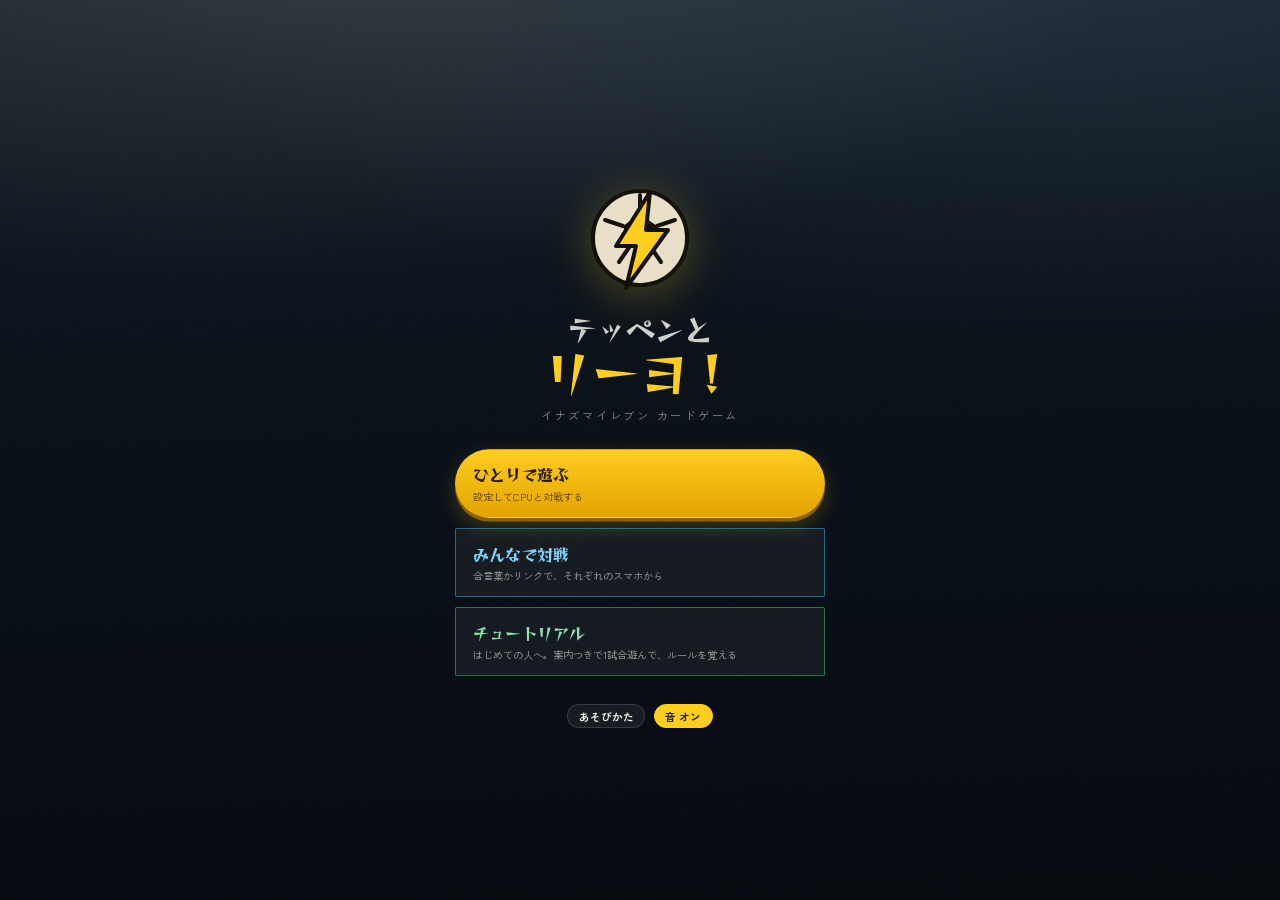
<file: index.html>
<!doctype html>
<html lang="ja">
<head>
<meta charset="utf-8">
<meta name="viewport" content="width=device-width, initial-scale=1">
<meta name="color-scheme" content="dark">
<title>テッペンとリーヨ！</title>
<link rel="preconnect" href="https://fonts.googleapis.com">
<link rel="preconnect" href="https://fonts.gstatic.com" crossorigin>
<link href="https://fonts.googleapis.com/css2?family=Reggae+One&family=Zen+Kaku+Gothic+New:wght@400;700;900&family=Bungee&display=swap" rel="stylesheet">
<link rel="stylesheet" href="css/base.css">
<link rel="stylesheet" href="css/card.css">
<link rel="stylesheet" href="css/board.css">
<link rel="stylesheet" href="css/fx.css">
<link rel="stylesheet" href="css/tutorial.css">
</head>
<body>

<!-- ホーム。画面を開いたら、まずここが出る -->
<div id="home" class="home" hidden>
  <div class="home__badge">
    <svg viewBox="0 0 128 128" aria-hidden="true">
      <circle cx="64" cy="64" r="47" fill="var(--paper)" stroke="var(--ink)" stroke-width="4"/>
      <polygon points="64,40 81,52 74,72 54,72 47,52" fill="var(--ink)"/>
      <g stroke="var(--ink)" stroke-width="4" fill="none" stroke-linecap="round">
        <path d="M64 40 V21"/><path d="M81 52 L99 46"/><path d="M74 72 L85 88"/>
        <path d="M54 72 L43 88"/><path d="M47 52 L29 46"/>
      </g>
      <path d="M74 18 L40 72 H60 L50 114 L92 56 H70 Z"
            fill="var(--bolt)" stroke="var(--ink)" stroke-width="4" stroke-linejoin="round"/>
    </svg>
  </div>

  <h1 class="home__title"><span>テッペンと</span><em>リーヨ！</em></h1>
  <p class="home__sub">イナズマイレブン カードゲーム</p>

  <div class="home__menu">
    <button type="button" class="homebtn homebtn--solo" id="btnHomeSolo" aria-label="ひとりで遊ぶ">
      <b>ひとりで遊ぶ</b><small>設定してCPUと対戦する</small>
    </button>
    <button type="button" class="homebtn homebtn--net" id="btnHomeNet" aria-label="みんなで対戦">
      <b>みんなで対戦</b><small>合言葉かリンクで、それぞれのスマホから</small>
    </button>
    <button type="button" class="homebtn homebtn--tut" id="btnHomeTut" aria-label="チュートリアル">
      <b>チュートリアル</b><small>はじめての人へ。案内つきで1試合遊んで、ルールを覚える</small>
    </button>
    <button type="button" class="homebtn homebtn--test" id="btnHomeTest" aria-label="テストプレー">
      <b>テストプレー</b><small>数値をいじる／CPU同士で何百回も回す</small>
    </button>
  </div>

  <div class="home__foot">
    <a class="tool" href="あそびかた.html" target="_blank" rel="noopener">あそびかた</a>
    <button type="button" class="tool" id="btnHomeSound" aria-pressed="true">音 オン</button>
  </div>
</div>

<!-- 盤面。1440x810 を基準に組み、画面サイズに合わせて全体を拡大縮小する -->
<div id="stage" class="stage" hidden>

  <svg class="stage__lines" viewBox="0 0 1440 810" preserveAspectRatio="none" aria-hidden="true">
    <g fill="none" stroke="var(--line)" stroke-width="2" opacity=".2">
      <rect x="16" y="60" width="1408" height="734"/>
      <line x1="16" y1="427" x2="1424" y2="427"/>
      <circle cx="720" cy="427" r="118"/>
      <circle cx="720" cy="427" r="5" fill="var(--line)" stroke="none"/>
      <rect x="470" y="60" width="500" height="118"/>
      <rect x="610" y="60" width="220" height="46"/>
      <rect x="470" y="676" width="500" height="118"/>
      <rect x="610" y="748" width="220" height="46"/>
      <path d="M563 178 A118 118 0 0 0 877 178"/>
      <path d="M563 676 A118 118 0 0 1 877 676"/>
    </g>
  </svg>

  <header class="hud">
    <div class="hud__brand"><span aria-hidden="true">⚡</span>テッペンとリーヨ！</div>
    <div class="hud__scores" id="scores"></div>
    <nav class="hud__tools">
      <span class="netbadge" id="netBadge" hidden></span>
      <a class="tool" id="btnRules" href="あそびかた.html" target="_blank" rel="noopener">あそびかた</a>
      <button type="button" class="tool" id="btnLog" aria-pressed="false">記録</button>
      <button type="button" class="tool" id="btnMenu">設定</button>
    </nav>
  </header>

  <section class="bench bench--them" id="opponents" aria-label="相手"></section>

  <section class="fieldrow" aria-label="場">
    <div class="fieldrow__label">場<small>コイン1枚で拾える</small></div>
    <div class="piles" id="piles"></div>
    <div class="counters" id="counters"></div>
  </section>

  <section class="bench bench--me" id="mybench" aria-label="自分の選手"></section>

  <section class="handrow" aria-label="手札">
    <div class="handrow__side" id="handSide"></div>
    <div class="hand" id="hand"></div>
  </section>

  <div class="banner" id="banner" hidden>
    <span class="banner__text"><b id="bannerText"></b><small id="bannerSub"></small></span>
    <button type="button" class="banner__back" id="btnBannerBack" hidden>もどる</button>
  </div>
</div>

<!-- 演出 -->
<div class="fx" id="fx" aria-hidden="true"></div>

<!-- 選択パネル（リアクション・場の山を開く・拡大） -->
<div class="chooser" id="chooser" hidden>
  <div class="chooser__panel" role="dialog" aria-modal="true" aria-labelledby="chooserTitle">
    <div class="chooser__head">
      <h2 class="chooser__title" id="chooserTitle"></h2>
      <p class="chooser__sub" id="chooserSub"></p>
    </div>
    <div class="chooser__body">
      <div class="chooser__incoming" id="chooserIncoming"></div>
      <div class="chooser__opts">
        <div class="chooser__cap" id="chooserCardsCap" hidden></div>
        <div class="chooser__cards" id="chooserCards"></div>
      </div>
    </div>
    <div class="chooser__foot" id="chooserFoot"></div>
  </div>
</div>

<!-- 記録（補助） -->
<aside class="logpane" id="logpane" hidden>
  <div class="logpane__head">記録<button type="button" class="logpane__close" id="btnLogClose">閉じる</button></div>
  <ol class="logpane__list" id="logList"></ol>
</aside>

<!-- 設定 / 開始 -->
<dialog class="sheet" id="setup" data-mode="solo">
  <div class="sheet__inner">
    <h1 class="sheet__title" id="setupTitle"><span>試合の</span><em>したく</em></h1>
    <p class="sheet__lead" id="setupLead">人数とキャプテンを決めて、キックオフ。</p>

    <fieldset class="grp">
      <legend>保存したセットアップ</legend>
      <div class="presets" id="presetList"></div>
      <div class="netrow">
        <button type="button" class="btn btn--sub" id="btnPresetSave">いまの設定を保存</button>
      </div>
      <p class="grp__note">
        「この組み合わせが面白かった」という設定に名前をつけて残せます。押すとすぐ反映されます。
        保存はこの端末の中だけなので、別のスマホやPCには引き継がれません。
      </p>
    </fieldset>

    <div class="sheet__cols">
      <div>
        <fieldset class="grp" data-only="solo test">
          <legend>人数</legend>
          <div class="seg" id="segPlayers" role="radiogroup" aria-label="人数"></div>
          <label class="row"><span>あなたも参加する</span><input type="checkbox" id="optHuman" checked></label>
        </fieldset>

        <fieldset class="grp" data-only="solo test">
          <legend>あなたのキャプテン（円堂守）</legend>
          <div class="capgrid" id="capGrid"></div>
        </fieldset>
      </div>

      <div>
        <fieldset class="grp">
          <legend>音</legend>
          <label class="row"><span>効果音を鳴らす</span><input type="checkbox" id="optSound" checked></label>
          <label class="num"><span>音量</span><input type="range" id="optVol" min="0" max="100" value="60"><i></i></label>
          <p class="grp__note">音は端末ごとに覚えます。</p>
        </fieldset>
      </div>
    </div>

    <details class="adv" id="advBox">
      <summary class="adv__sum">くわしい設定（カードの枚数・コイン・演出の速さ）</summary>
      <div class="sheet__cols">
      <div>
        <fieldset class="grp">
          <legend>カードの数</legend>
          <label class="num"><span>収録するキャラ</span>
            <select id="optRoster">
              <option value="v2" selected>18人（推奨）</option>
              <option value="v2b">21人（木戸川の三兄弟あり）</option>
              <option value="full">24人（全員）</option>
            </select><i></i></label>
          <label class="num"><span>初期手札</span><input type="number" id="optHand" min="3" max="24" value="14"><i>枚</i></label>
          <label class="num"><span>勝利に必要な点</span><input type="number" id="optWin" min="1" max="9" value="3"><i>点</i></label>
          <label class="num"><span>必殺カードの複製数</span><input type="number" id="optTech" min="1" max="6" value="2"><i>枚ずつ</i></label>
          <label class="num"><span>キャラカードの複製数</span><input type="number" id="optChar" min="1" max="6" value="3"><i>枚ずつ</i></label>
          <p class="grp__note" id="deckNote"></p>
        </fieldset>

        <fieldset class="grp">
          <legend>イナズマコイン（トークン）</legend>
          <label class="num"><span>開始時に配る</span><input type="number" id="optCoinStart" min="0" max="20" value="5"><i>個</i></label>
          <label class="num"><span>リアクション成功で</span><input type="number" id="optCoinReact" min="0" max="10" value="2"><i>個</i></label>
          <label class="num"><span>連続成功のたび追加で</span><input type="number" id="optCoinStreak" min="0" max="5" value="1"><i>個ずつ</i></label>
          <label class="num"><span>失点で</span><input type="number" id="optCoinConcede" min="0" max="10" value="1"><i>個</i></label>
          <label class="num"><span>手番Aで</span><input type="number" id="optCoinPlay" min="0" max="5" value="0"><i>個</i></label>
          <label class="num"><span>持てる上限</span><input type="number" id="optCoinCap" min="1" max="40" value="12"><i>個</i></label>
          <label class="num"><span>演出の速さ</span>
            <select id="optSpeed">
              <option value="1">じっくり</option>
              <option value="0.55" selected>ふつう</option>
              <option value="0.3">はやい</option>
              <option value="0">なし（数値だけ見る）</option>
            </select><i></i></label>
        </fieldset>
      </div>
      </div>
    </details>

    <div class="sheet__actions">
      <button type="button" class="btn btn--go" id="btnStart" data-only="solo">キックオフ</button>
      <button type="button" class="btn btn--net" id="btnMakeRoom" data-only="host">この設定で部屋を作る</button>
      <button type="button" class="btn btn--go" id="btnSimOpen" data-only="test">CPU同士で回す</button>
      <button type="button" class="btn btn--sub" id="btnStartTest" data-only="test">この設定で1試合やってみる</button>
      <a class="btn btn--sub" href="あそびかた.html" target="_blank" rel="noopener">あそびかた</a>
      <button type="button" class="btn btn--sub" id="btnCloseSetup" hidden>閉じる（試合をつづける）</button>
      <button type="button" class="btn btn--sub" id="btnToHome">ホームにもどる</button>
    </div>
  </div>
</dialog>

<!-- 通信対戦 -->
<dialog class="sheet" id="netdlg">
  <div class="sheet__inner">
    <h1 class="sheet__title"><em>通信対戦</em></h1>
    <p class="sheet__lead" id="netLead">それぞれのスマホから、同じ試合に参加します。</p>

    <div id="netStep1">
      <fieldset class="grp">
        <legend>あなたの名前</legend>
        <input class="txt" type="text" id="netName" maxlength="8" placeholder="あらい">
      </fieldset>

      <fieldset class="grp">
        <legend>部屋を立てる（ホスト）</legend>
        <div class="netrow">
          <button type="button" class="btn btn--go" id="btnCreateRoom">設定して部屋を作る</button>
        </div>
        <p class="grp__note">
          先に試合の設定をします。そのあと合言葉とリンクが出るので、みんなに送ってください。
          全員そろったらキックオフです。
        </p>
      </fieldset>

      <fieldset class="grp">
        <legend>合言葉で参加する</legend>
        <div class="netrow">
          <input class="txt txt--code" type="text" id="netCode" maxlength="4" placeholder="ABCD" autocapitalize="characters">
          <button type="button" class="btn btn--net" id="btnJoinRoom">入る</button>
        </div>
        <p class="grp__note">送られてきたリンクを開くだけでも参加できます。</p>
      </fieldset>

      <details class="adv" id="netDbBox">
        <summary class="adv__sum">データベースのURL（部屋を作る人だけ・1回だけ）</summary>
        <input class="txt" type="url" id="netDb" placeholder="https://〇〇-default-rtdb.firebaseio.com">
        <p class="grp__note">
          Firebase の Realtime Database に出ているURLを貼ってください。
          1回貼れば、この端末が覚えます。<strong>参加するだけの人は、ここは空でかまいません。</strong><br>
          手順は「通信対戦の準備.md」に書いてあります。
        </p>
      </details>
    </div>

    <div id="netStep2" hidden>
      <div class="roomcode">
        <span class="roomcode__label">合言葉</span>
        <strong class="roomcode__val" id="netCodeBig">----</strong>
      </div>
      <div class="netrow">
        <button type="button" class="btn btn--go" id="btnCopyLink">リンクをコピー</button>
        <button type="button" class="btn btn--sub" id="btnShareLink">送る</button>
      </div>
      <p class="grp__note">このリンクを送れば、相手は開くだけで参加できます。</p>

      <fieldset class="grp">
        <legend>参加している人</legend>
        <ul class="seatlist" id="netSeats"></ul>
      </fieldset>

      <div id="netHostCtl">
        <fieldset class="grp">
          <legend>席の数（空いた席はCPUになります）</legend>
          <div class="seg" id="netSeatCount" role="radiogroup"></div>
        </fieldset>
        <div class="sheet__actions">
          <button type="button" class="btn btn--go" id="btnNetStart">キックオフ</button>
        </div>
      </div>
      <p class="netwait" id="netWait" hidden>ホストが始めるのを待っています…</p>
    </div>

    <div class="sheet__actions">
      <button type="button" class="btn btn--sub" id="btnNetBack">ホームにもどる</button>
    </div>
    <p class="netmsg" id="netMsg"></p>
  </div>
</dialog>

<!-- 一括対戦 -->
<dialog class="sheet" id="simdlg">
  <div class="sheet__inner">
    <h1 class="sheet__title"><em>CPU一括対戦</em></h1>
    <p class="sheet__lead">いまの設定のまま、CPUだけで回して統計を取ります。</p>
    <label class="num"><span>試合数</span><input type="number" id="simN" min="10" max="3000" step="10" value="300"><i>試合</i></label>
    <div class="sheet__actions">
      <button type="button" class="btn btn--go" id="btnSimRun">回す</button>
      <button type="button" class="btn btn--sub" id="btnSimClose">設定にもどる</button>
    </div>
    <div class="simprog" id="simProg" hidden><div class="simprog__bar" id="simProgBar"></div></div>
    <div class="simout" id="simOut"></div>
  </div>
</dialog>

<script src="js/config.js"></script>
<script src="js/se.js"></script>
<script src="js/net-config.js"></script>
<script src="js/data.js"></script>
<script src="js/engine.js"></script>
<script src="js/ai.js"></script>
<script src="js/sim.js"></script>
<script src="js/render.js"></script>
<script src="js/fx.js"></script>
<script src="js/wire.js"></script>
<script src="js/net.js"></script>
<script src="js/tutorial.js"></script>
<script src="js/ui.js"></script>
</body>
</html>
</file>
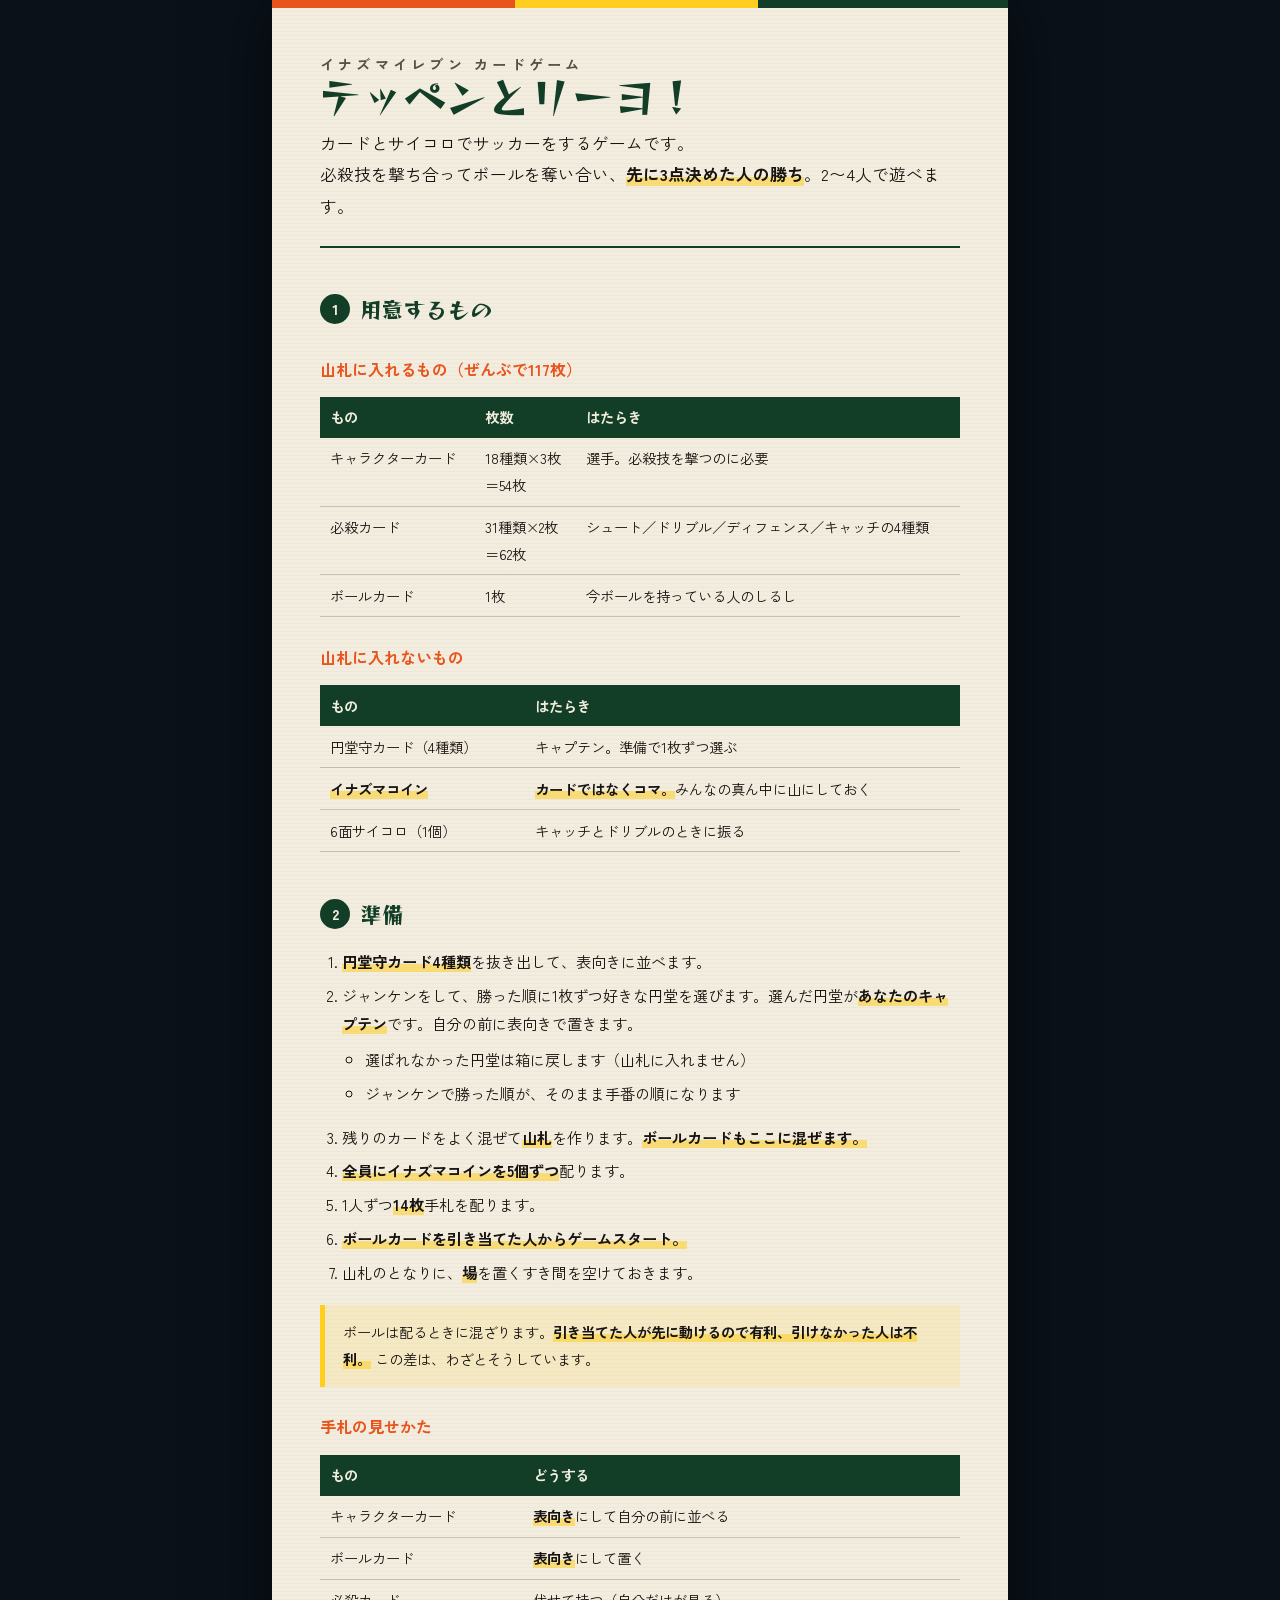
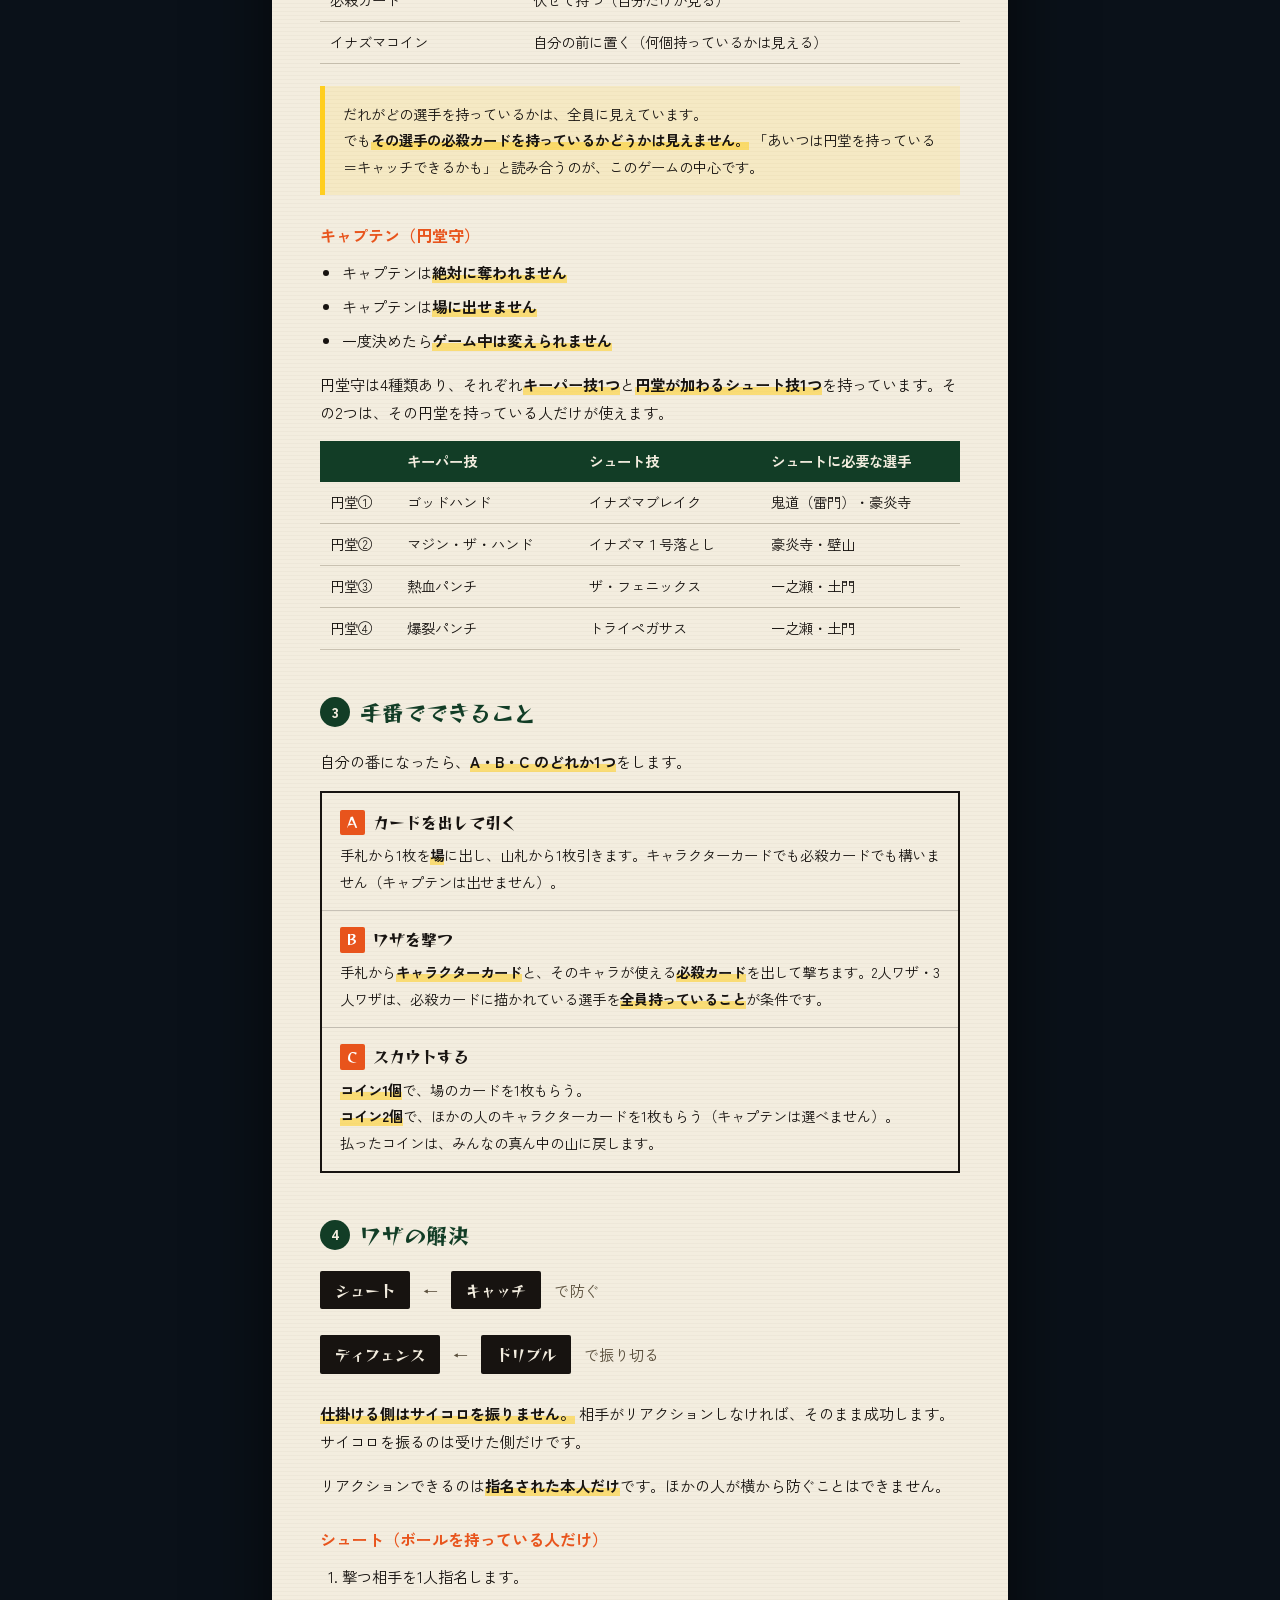
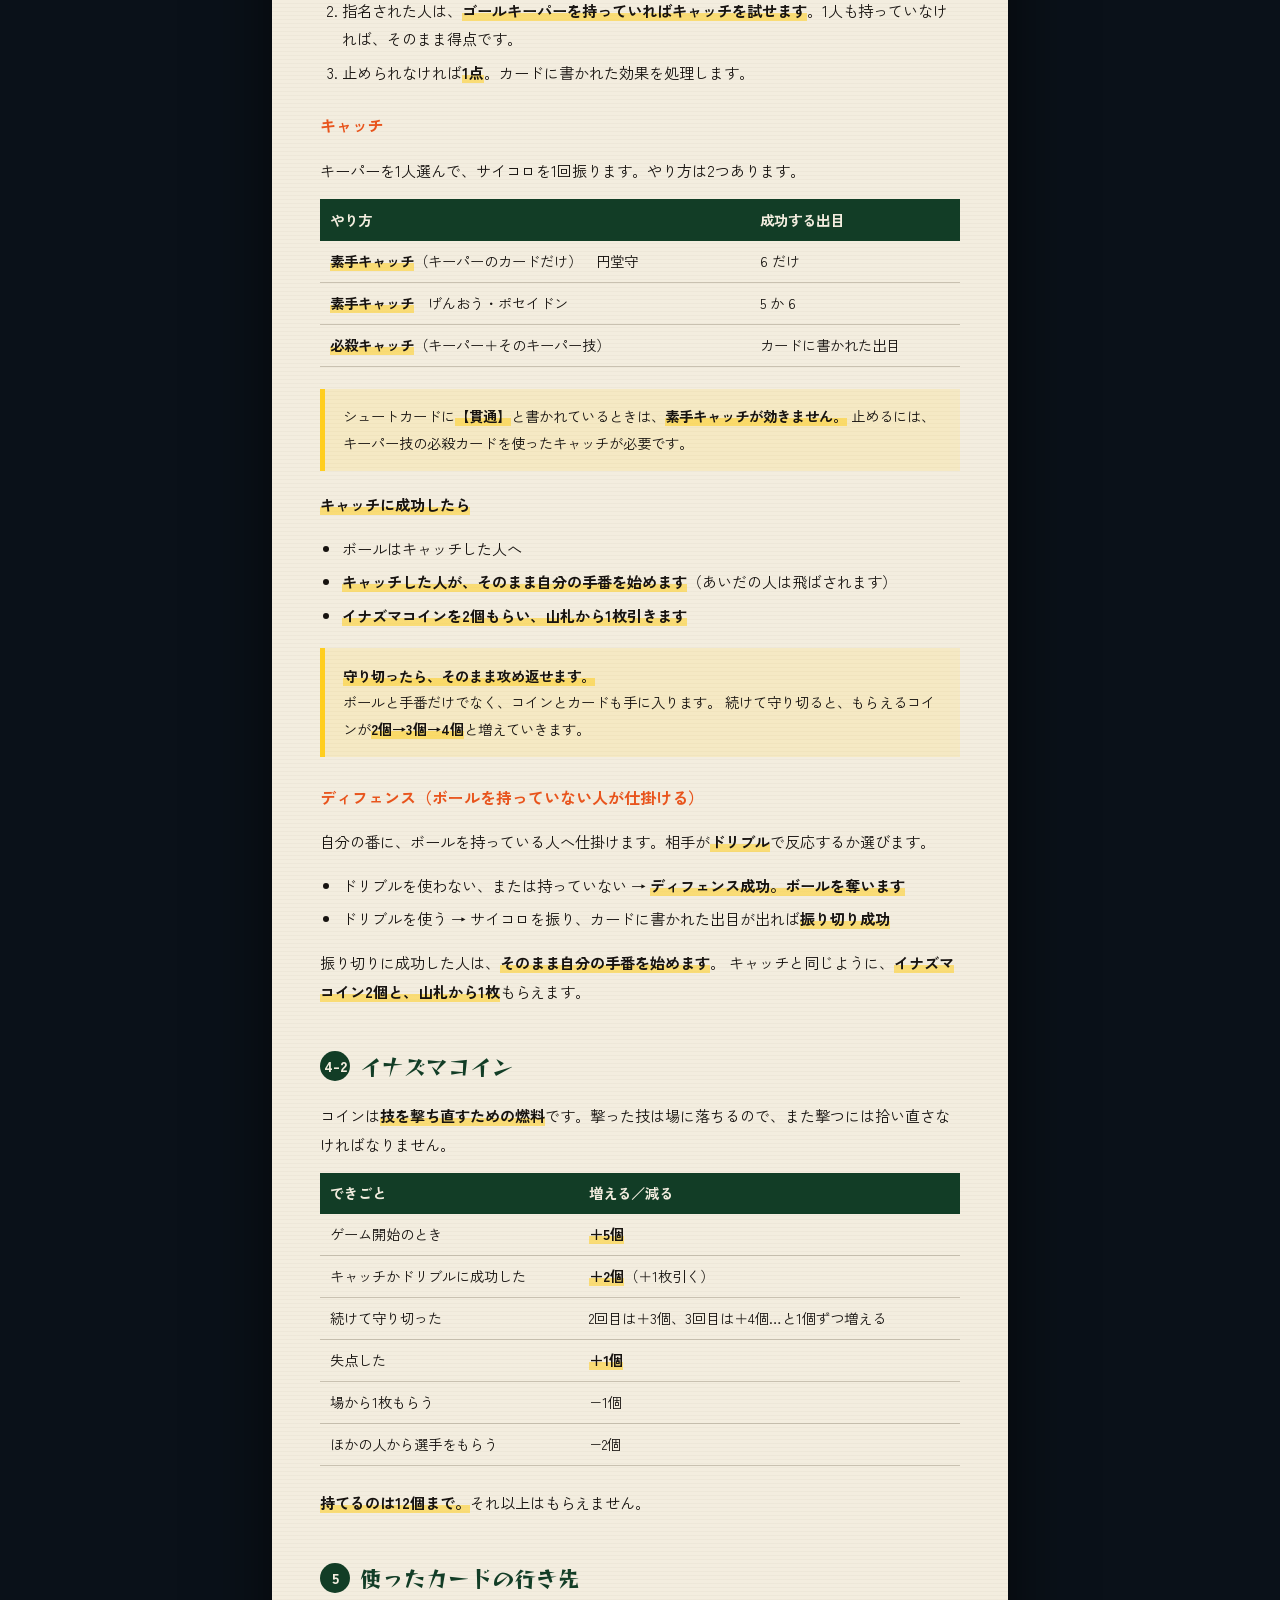
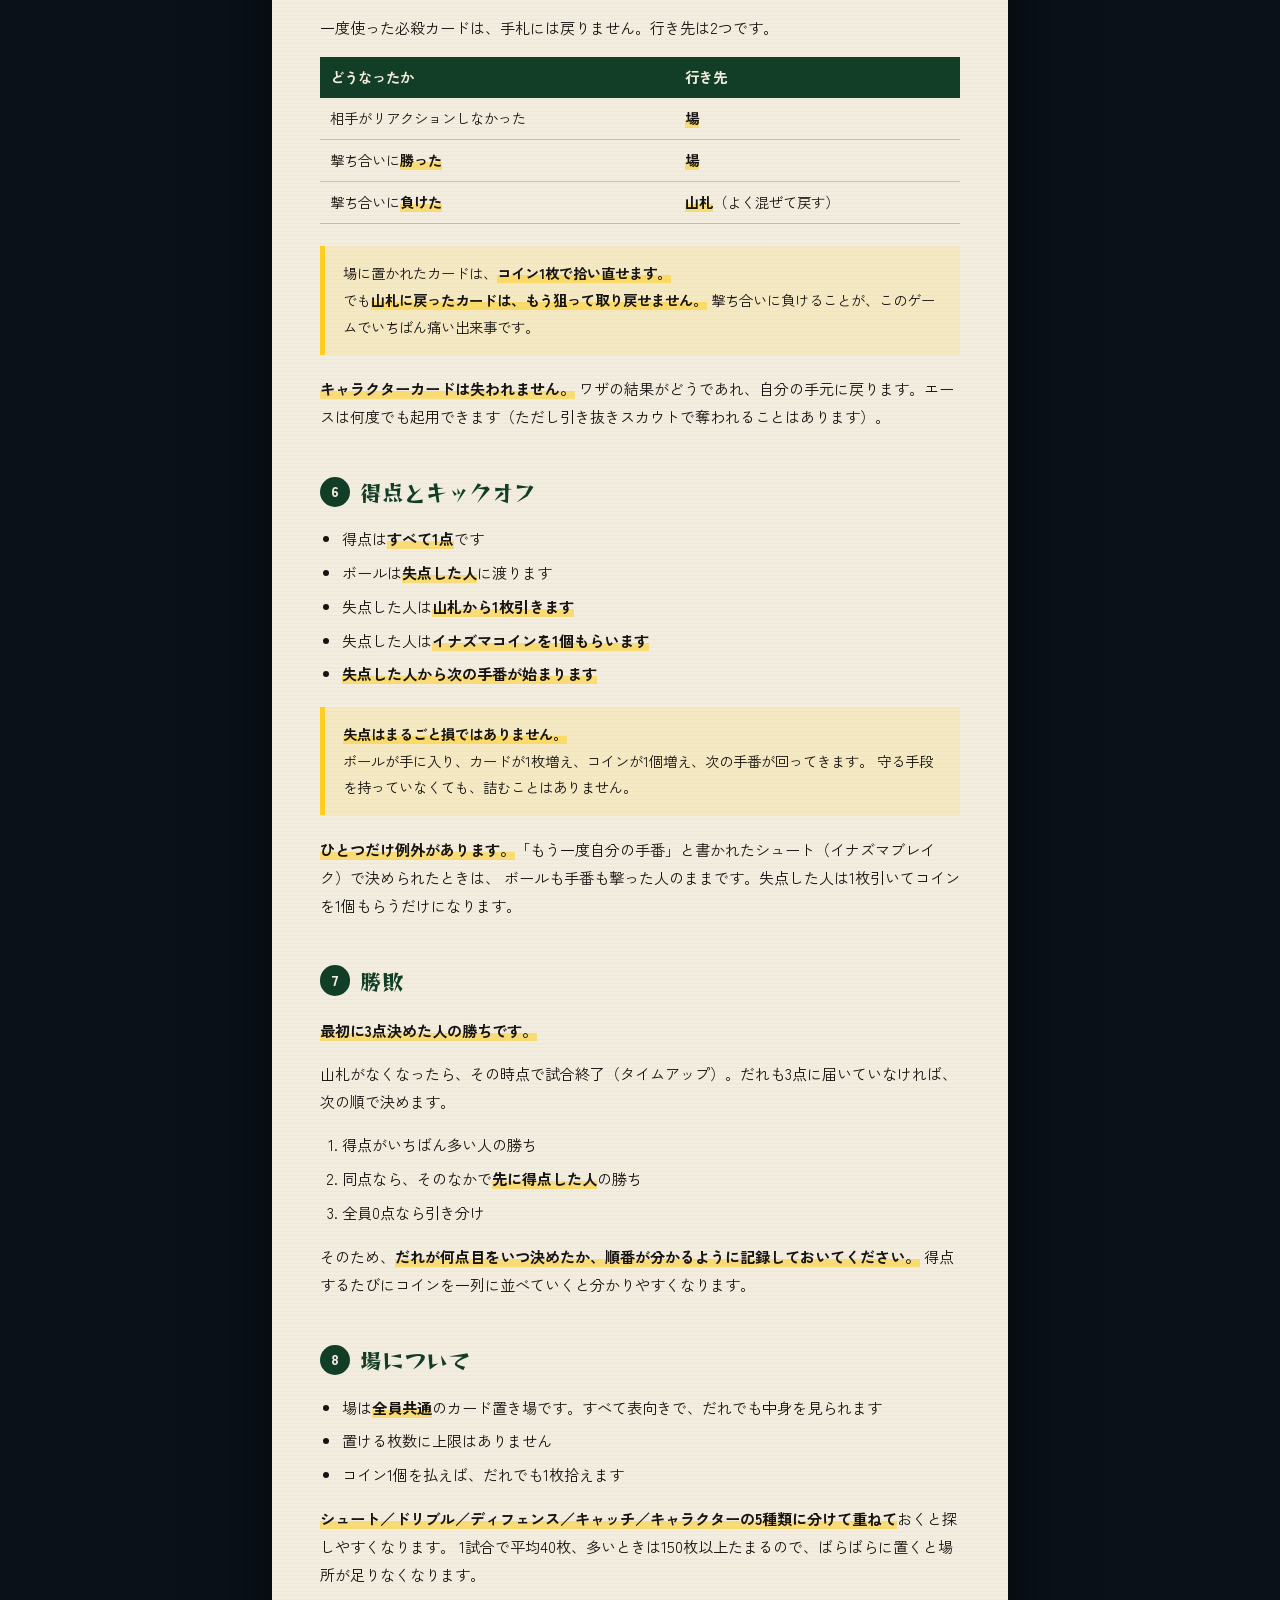
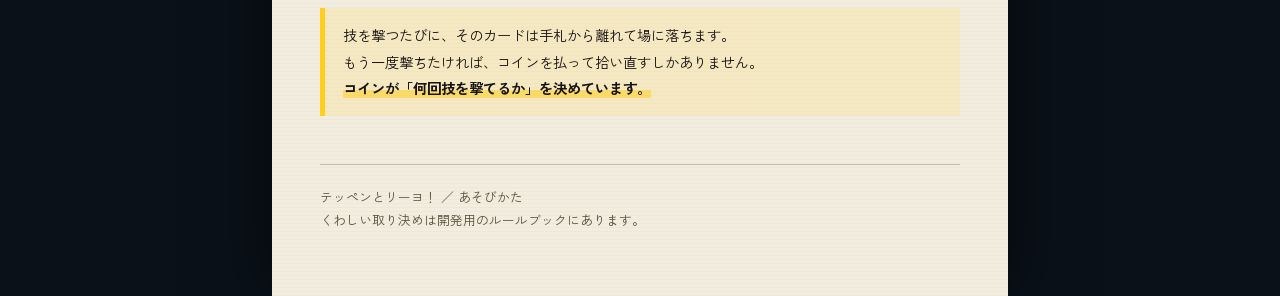
<file: あそびかた.html>
<!doctype html>
<html lang="ja">
<head>
<meta charset="utf-8">
<meta name="viewport" content="width=device-width, initial-scale=1">
<title>テッペンとリーヨ！ ── あそびかた</title>
<link rel="preconnect" href="https://fonts.googleapis.com">
<link rel="preconnect" href="https://fonts.gstatic.com" crossorigin>
<link href="https://fonts.googleapis.com/css2?family=Reggae+One&family=Zen+Kaku+Gothic+New:wght@400;700;900&display=swap" rel="stylesheet">
<style>
:root{
  --grass:#123D26; --line:#EFF3E9; --bolt:#FFCE1F; --raimon:#E8541C;
  --night:#0A1119; --paper:#F3EDDF; --ink:#171310; --ink-soft:#5A4F3C;
  --f-disp:'Reggae One','Hiragino Maru Gothic ProN',sans-serif;
  --f-ui:'Zen Kaku Gothic New','Hiragino Kaku Gothic ProN','Yu Gothic UI',sans-serif;
}
*,*::before,*::after{ box-sizing:border-box; }
body{
  margin:0; font-family:var(--f-ui); color:var(--ink);
  background:var(--night);
  line-height:1.85;
}
/* 紙の上に印刷したように見せる。ベタ塗りの白紙にはしない */
.sheet{
  max-inline-size:46rem; margin:0 auto; background:var(--paper);
  padding:3.5rem 3rem 4rem;
  position:relative;
  box-shadow:0 0 4rem rgba(0,0,0,.6);
  background-image:
    repeating-linear-gradient(0deg, rgba(90,79,60,.035) 0 1px, transparent 1px 4px);
}
.sheet::before{
  content:""; position:absolute; inset-block-start:0; inset-inline:0; block-size:.5rem;
  background:linear-gradient(90deg,var(--raimon) 0 33%,var(--bolt) 33% 66%,var(--grass) 66%);
}
h1{
  font-family:var(--f-disp); font-weight:400; font-size:2.6rem; line-height:1.15;
  margin:0 0 .2em; color:var(--grass);
}
h1 small{ display:block; font-size:.34em; letter-spacing:.3em; color:var(--ink-soft); font-family:var(--f-ui); font-weight:700; }
.lead{ font-size:1.05rem; margin:0 0 2.5rem; padding-block-end:1.5rem; border-block-end:2px solid var(--grass); }
h2{
  font-family:var(--f-disp); font-weight:400; font-size:1.35rem;
  margin:2.6rem 0 .8rem; color:var(--grass);
  display:flex; align-items:center; gap:.6rem;
}
h2 i{
  font-style:normal; inline-size:1.9rem; block-size:1.9rem; flex:0 0 auto;
  background:var(--grass); color:var(--paper); border-radius:50%;
  display:grid; place-items:center; font-size:.9rem; font-family:var(--f-ui); font-weight:900;
}
h3{ font-size:1rem; margin:1.6rem 0 .4rem; color:var(--raimon); }
p,li{ font-size:.95rem; }
ul,ol{ padding-inline-start:1.4rem; margin:.5rem 0 1rem; }
li{ margin-block-end:.35rem; }
strong{ background:linear-gradient(transparent 62%, rgba(255,206,31,.55) 62%); font-weight:700; }
table{ inline-size:100%; border-collapse:collapse; margin:.8rem 0 1.4rem; font-size:.9rem; }
th,td{ text-align:start; padding:.5em .7em; border-block-end:1px solid rgba(90,79,60,.28); vertical-align:top; }
thead th{ background:var(--grass); color:var(--paper); font-weight:700; border:0; }
.note{
  border-inline-start:.35rem solid var(--bolt);
  background:rgba(255,206,31,.14);
  padding:.9rem 1.1rem; margin:1.2rem 0; font-size:.9rem;
}
.flow{ display:flex; align-items:center; gap:.8rem; flex-wrap:wrap; margin:1rem 0 1.6rem; font-size:.95rem; }
.flow b{
  background:var(--ink); color:var(--paper); padding:.35em 1em; border-radius:2px;
  font-family:var(--f-disp); font-weight:400;
}
.flow span{ color:var(--ink-soft); }
.abc{ border:2px solid var(--ink); margin:1rem 0 1.6rem; }
.abc > div{ padding:.9rem 1.1rem; border-block-end:1px solid rgba(23,19,16,.2); }
.abc > div:last-child{ border-block-end:0; }
.abc h4{
  margin:0 0 .3rem; font-size:1rem; font-family:var(--f-disp); font-weight:400;
  display:flex; align-items:center; gap:.5rem;
}
.abc h4 em{
  font-style:normal; background:var(--raimon); color:#fff;
  inline-size:1.6rem; block-size:1.6rem; border-radius:2px;
  display:grid; place-items:center; font-size:.85rem;
}
.abc p{ margin:0; font-size:.9rem; }
footer{ margin-block-start:3rem; padding-block-start:1.2rem; border-block-start:1px solid rgba(90,79,60,.3); font-size:.8rem; color:var(--ink-soft); }
a{ color:var(--grass); }
@media print{
  body{ background:#fff; }
  .sheet{ box-shadow:none; max-inline-size:none; padding:1.5cm; }
  h2{ break-after:avoid; }
  table,.abc,.note{ break-inside:avoid; }
}
</style>
</head>
<body>
<article class="sheet">

<h1><small>イナズマイレブン カードゲーム</small>テッペンとリーヨ！</h1>

<p class="lead">
カードとサイコロでサッカーをするゲームです。<br>
必殺技を撃ち合ってボールを奪い合い、<strong>先に3点決めた人の勝ち</strong>。2〜4人で遊べます。
</p>

<h2><i>1</i>用意するもの</h2>

<h3>山札に入れるもの（ぜんぶで117枚）</h3>

<table>
  <thead><tr><th>もの</th><th>枚数</th><th>はたらき</th></tr></thead>
  <tbody>
    <tr><td>キャラクターカード</td><td>18種類×3枚<br>＝54枚</td><td>選手。必殺技を撃つのに必要</td></tr>
    <tr><td>必殺カード</td><td>31種類×2枚<br>＝62枚</td><td>シュート／ドリブル／ディフェンス／キャッチの4種類</td></tr>
    <tr><td>ボールカード</td><td>1枚</td><td>今ボールを持っている人のしるし</td></tr>
  </tbody>
</table>

<h3>山札に入れないもの</h3>

<table>
  <thead><tr><th>もの</th><th>はたらき</th></tr></thead>
  <tbody>
    <tr><td>円堂守カード（4種類）</td><td>キャプテン。準備で1枚ずつ選ぶ</td></tr>
    <tr><td><strong>イナズマコイン</strong></td><td><strong>カードではなくコマ。</strong>みんなの真ん中に山にしておく</td></tr>
    <tr><td>6面サイコロ（1個）</td><td>キャッチとドリブルのときに振る</td></tr>
  </tbody>
</table>

<h2><i>2</i>準備</h2>

<ol>
  <li><strong>円堂守カード4種類</strong>を抜き出して、表向きに並べます。</li>
  <li>ジャンケンをして、勝った順に1枚ずつ好きな円堂を選びます。選んだ円堂が<strong>あなたのキャプテン</strong>です。自分の前に表向きで置きます。
    <ul>
      <li>選ばれなかった円堂は箱に戻します（山札に入れません）</li>
      <li>ジャンケンで勝った順が、そのまま手番の順になります</li>
    </ul>
  </li>
  <li>残りのカードをよく混ぜて<strong>山札</strong>を作ります。<strong>ボールカードもここに混ぜます。</strong></li>
  <li><strong>全員にイナズマコインを5個ずつ</strong>配ります。</li>
  <li>1人ずつ<strong>14枚</strong>手札を配ります。</li>
  <li><strong>ボールカードを引き当てた人からゲームスタート。</strong></li>
  <li>山札のとなりに、<strong>場</strong>を置くすき間を空けておきます。</li>
</ol>

<div class="note">
ボールは配るときに混ざります。<strong>引き当てた人が先に動けるので有利、引けなかった人は不利。</strong>
この差は、わざとそうしています。
</div>

<h3>手札の見せかた</h3>

<table>
  <thead><tr><th>もの</th><th>どうする</th></tr></thead>
  <tbody>
    <tr><td>キャラクターカード</td><td><strong>表向き</strong>にして自分の前に並べる</td></tr>
    <tr><td>ボールカード</td><td><strong>表向き</strong>にして置く</td></tr>
    <tr><td>必殺カード</td><td>伏せて持つ（自分だけが見る）</td></tr>
    <tr><td>イナズマコイン</td><td>自分の前に置く（何個持っているかは見える）</td></tr>
  </tbody>
</table>

<div class="note">
だれがどの選手を持っているかは、全員に見えています。<br>
でも<strong>その選手の必殺カードを持っているかどうかは見えません。</strong>
「あいつは円堂を持っている＝キャッチできるかも」と読み合うのが、このゲームの中心です。
</div>

<h3>キャプテン（円堂守）</h3>

<ul>
  <li>キャプテンは<strong>絶対に奪われません</strong></li>
  <li>キャプテンは<strong>場に出せません</strong></li>
  <li>一度決めたら<strong>ゲーム中は変えられません</strong></li>
</ul>

<p>円堂守は4種類あり、それぞれ<strong>キーパー技1つ</strong>と<strong>円堂が加わるシュート技1つ</strong>を持っています。その2つは、その円堂を持っている人だけが使えます。</p>

<table>
  <thead><tr><th></th><th>キーパー技</th><th>シュート技</th><th>シュートに必要な選手</th></tr></thead>
  <tbody>
    <tr><td>円堂①</td><td>ゴッドハンド</td><td>イナズマブレイク</td><td>鬼道（雷門）・豪炎寺</td></tr>
    <tr><td>円堂②</td><td>マジン・ザ・ハンド</td><td>イナズマ１号落とし</td><td>豪炎寺・壁山</td></tr>
    <tr><td>円堂③</td><td>熱血パンチ</td><td>ザ・フェニックス</td><td>一之瀬・土門</td></tr>
    <tr><td>円堂④</td><td>爆裂パンチ</td><td>トライペガサス</td><td>一之瀬・土門</td></tr>
  </tbody>
</table>

<h2><i>3</i>手番でできること</h2>

<p>自分の番になったら、<strong>A・B・C のどれか1つ</strong>をします。</p>

<div class="abc">
  <div>
    <h4><em>A</em>カードを出して引く</h4>
    <p>手札から1枚を<strong>場</strong>に出し、山札から1枚引きます。キャラクターカードでも必殺カードでも構いません（キャプテンは出せません）。</p>
  </div>
  <div>
    <h4><em>B</em>ワザを撃つ</h4>
    <p>手札から<strong>キャラクターカード</strong>と、そのキャラが使える<strong>必殺カード</strong>を出して撃ちます。2人ワザ・3人ワザは、必殺カードに描かれている選手を<strong>全員持っていること</strong>が条件です。</p>
  </div>
  <div>
    <h4><em>C</em>スカウトする</h4>
    <p><strong>コイン1個</strong>で、場のカードを1枚もらう。<br>
       <strong>コイン2個</strong>で、ほかの人のキャラクターカードを1枚もらう（キャプテンは選べません）。<br>
       払ったコインは、みんなの真ん中の山に戻します。</p>
  </div>
</div>

<h2><i>4</i>ワザの解決</h2>

<div class="flow">
  <b>シュート</b><span>←</span><b>キャッチ</b><span>で防ぐ</span>
</div>
<div class="flow">
  <b>ディフェンス</b><span>←</span><b>ドリブル</b><span>で振り切る</span>
</div>

<p><strong>仕掛ける側はサイコロを振りません。</strong> 相手がリアクションしなければ、そのまま成功します。サイコロを振るのは受けた側だけです。</p>
<p>リアクションできるのは<strong>指名された本人だけ</strong>です。ほかの人が横から防ぐことはできません。</p>

<h3>シュート（ボールを持っている人だけ）</h3>

<ol>
  <li>撃つ相手を1人指名します。</li>
  <li>指名された人は、<strong>ゴールキーパーを持っていればキャッチを試せます</strong>。1人も持っていなければ、そのまま得点です。</li>
  <li>止められなければ<strong>1点</strong>。カードに書かれた効果を処理します。</li>
</ol>

<h3>キャッチ</h3>

<p>キーパーを1人選んで、サイコロを1回振ります。やり方は2つあります。</p>

<table>
  <thead><tr><th>やり方</th><th>成功する出目</th></tr></thead>
  <tbody>
    <tr><td><strong>素手キャッチ</strong>（キーパーのカードだけ）　円堂守</td><td>6 だけ</td></tr>
    <tr><td><strong>素手キャッチ</strong>　げんおう・ポセイドン</td><td>5 か 6</td></tr>
    <tr><td><strong>必殺キャッチ</strong>（キーパー＋そのキーパー技）</td><td>カードに書かれた出目</td></tr>
  </tbody>
</table>

<div class="note">
シュートカードに<strong>【貫通】</strong>と書かれているときは、<strong>素手キャッチが効きません。</strong>
止めるには、キーパー技の必殺カードを使ったキャッチが必要です。
</div>

<p><strong>キャッチに成功したら</strong></p>
<ul>
  <li>ボールはキャッチした人へ</li>
  <li><strong>キャッチした人が、そのまま自分の手番を始めます</strong>（あいだの人は飛ばされます）</li>
  <li><strong>イナズマコインを2個もらい、山札から1枚引きます</strong></li>
</ul>

<div class="note">
<strong>守り切ったら、そのまま攻め返せます。</strong><br>
ボールと手番だけでなく、コインとカードも手に入ります。
続けて守り切ると、もらえるコインが<strong>2個→3個→4個</strong>と増えていきます。
</div>

<h3>ディフェンス（ボールを持っていない人が仕掛ける）</h3>

<p>自分の番に、ボールを持っている人へ仕掛けます。相手が<strong>ドリブル</strong>で反応するか選びます。</p>
<ul>
  <li>ドリブルを使わない、または持っていない → <strong>ディフェンス成功。ボールを奪います</strong></li>
  <li>ドリブルを使う → サイコロを振り、カードに書かれた出目が出れば<strong>振り切り成功</strong></li>
</ul>
<p>振り切りに成功した人は、<strong>そのまま自分の手番を始めます</strong>。
キャッチと同じように、<strong>イナズマコイン2個と、山札から1枚</strong>もらえます。</p>

<h2><i>4-2</i>イナズマコイン</h2>

<p>コインは<strong>技を撃ち直すための燃料</strong>です。撃った技は場に落ちるので、また撃つには拾い直さなければなりません。</p>

<table>
  <thead><tr><th>できごと</th><th>増える／減る</th></tr></thead>
  <tbody>
    <tr><td>ゲーム開始のとき</td><td><strong>＋5個</strong></td></tr>
    <tr><td>キャッチかドリブルに成功した</td><td><strong>＋2個</strong>（＋1枚引く）</td></tr>
    <tr><td>続けて守り切った</td><td>2回目は＋3個、3回目は＋4個…と1個ずつ増える</td></tr>
    <tr><td>失点した</td><td><strong>＋1個</strong></td></tr>
    <tr><td>場から1枚もらう</td><td>−1個</td></tr>
    <tr><td>ほかの人から選手をもらう</td><td>−2個</td></tr>
  </tbody>
</table>

<p><strong>持てるのは12個まで。</strong>それ以上はもらえません。</p>

<h2><i>5</i>使ったカードの行き先</h2>

<p>一度使った必殺カードは、手札には戻りません。行き先は2つです。</p>

<table>
  <thead><tr><th>どうなったか</th><th>行き先</th></tr></thead>
  <tbody>
    <tr><td>相手がリアクションしなかった</td><td><strong>場</strong></td></tr>
    <tr><td>撃ち合いに<strong>勝った</strong></td><td><strong>場</strong></td></tr>
    <tr><td>撃ち合いに<strong>負けた</strong></td><td><strong>山札</strong>（よく混ぜて戻す）</td></tr>
  </tbody>
</table>

<div class="note">
場に置かれたカードは、<strong>コイン1枚で拾い直せます。</strong><br>
でも<strong>山札に戻ったカードは、もう狙って取り戻せません。</strong>
撃ち合いに負けることが、このゲームでいちばん痛い出来事です。
</div>

<p><strong>キャラクターカードは失われません。</strong> ワザの結果がどうであれ、自分の手元に戻ります。エースは何度でも起用できます（ただし引き抜きスカウトで奪われることはあります）。</p>

<h2><i>6</i>得点とキックオフ</h2>

<ul>
  <li>得点は<strong>すべて1点</strong>です</li>
  <li>ボールは<strong>失点した人</strong>に渡ります</li>
  <li>失点した人は<strong>山札から1枚引きます</strong></li>
  <li>失点した人は<strong>イナズマコインを1個もらいます</strong></li>
  <li><strong>失点した人から次の手番が始まります</strong></li>
</ul>

<div class="note">
<strong>失点はまるごと損ではありません。</strong><br>
ボールが手に入り、カードが1枚増え、コインが1個増え、次の手番が回ってきます。
守る手段を持っていなくても、詰むことはありません。
</div>

<p><strong>ひとつだけ例外があります。</strong>「もう一度自分の手番」と書かれたシュート（イナズマブレイク）で決められたときは、
ボールも手番も撃った人のままです。失点した人は1枚引いてコインを1個もらうだけになります。</p>

<h2><i>7</i>勝敗</h2>

<p><strong>最初に3点決めた人の勝ちです。</strong></p>

<p>山札がなくなったら、その時点で試合終了（タイムアップ）。だれも3点に届いていなければ、次の順で決めます。</p>

<ol>
  <li>得点がいちばん多い人の勝ち</li>
  <li>同点なら、そのなかで<strong>先に得点した人</strong>の勝ち</li>
  <li>全員0点なら引き分け</li>
</ol>

<p>そのため、<strong>だれが何点目をいつ決めたか、順番が分かるように記録しておいてください。</strong> 得点するたびにコインを一列に並べていくと分かりやすくなります。</p>

<h2><i>8</i>場について</h2>

<ul>
  <li>場は<strong>全員共通</strong>のカード置き場です。すべて表向きで、だれでも中身を見られます</li>
  <li>置ける枚数に上限はありません</li>
  <li>コイン1個を払えば、だれでも1枚拾えます</li>
</ul>

<p><strong>シュート／ドリブル／ディフェンス／キャッチ／キャラクターの5種類に分けて重ねて</strong>おくと探しやすくなります。
1試合で平均40枚、多いときは150枚以上たまるので、ばらばらに置くと場所が足りなくなります。</p>

<div class="note">
技を撃つたびに、そのカードは手札から離れて場に落ちます。<br>
もう一度撃ちたければ、コインを払って拾い直すしかありません。<br>
<strong>コインが「何回技を撃てるか」を決めています。</strong>
</div>

<footer>
テッペンとリーヨ！ ／ あそびかた<br>
くわしい取り決めは開発用のルールブックにあります。
</footer>

</article>
</body>
</html>
</file>
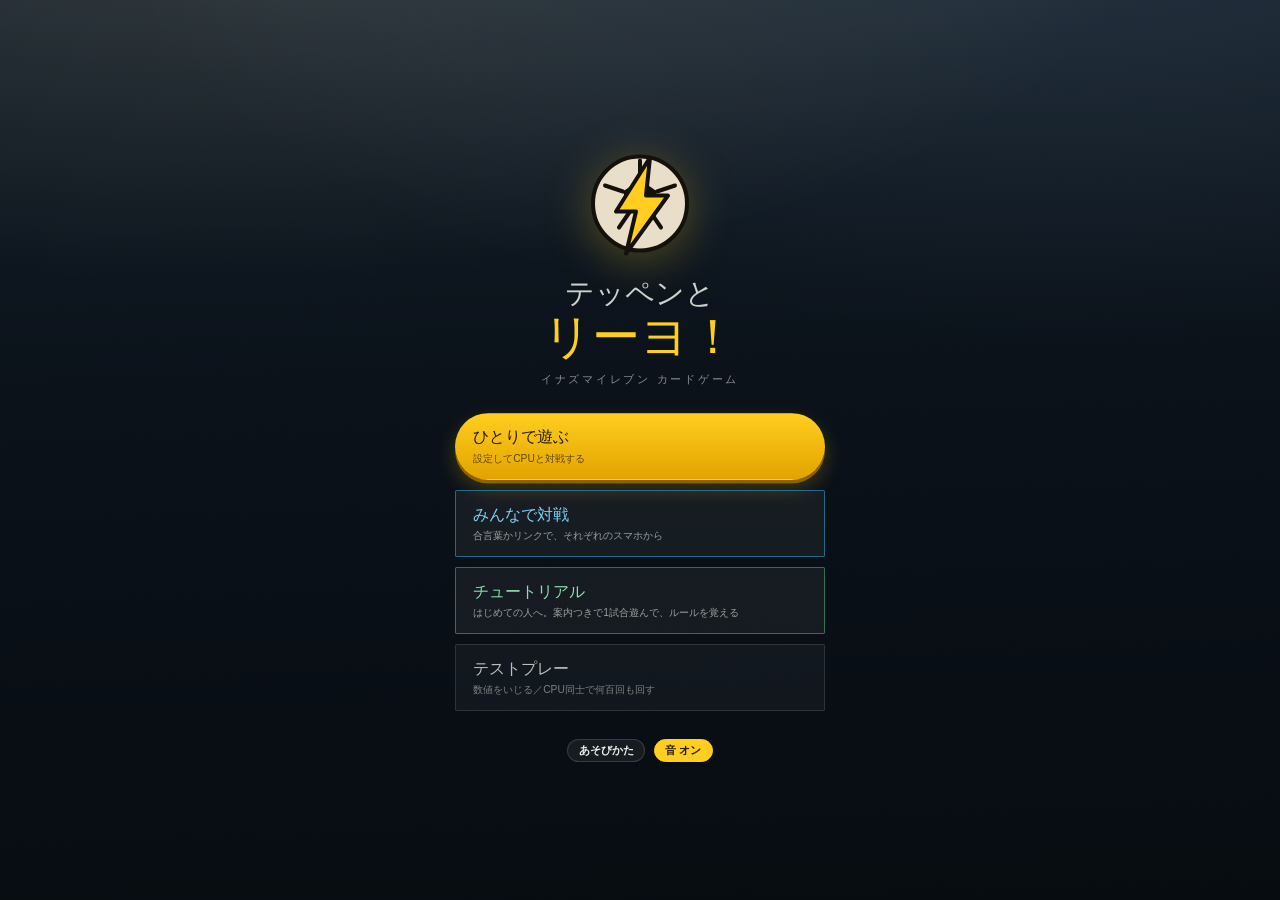
<file: 開発用.html>
<!doctype html>
<html lang="ja">
<head>
<meta charset="utf-8">
<meta name="viewport" content="width=device-width, initial-scale=1">
<meta name="robots" content="noindex">
<title>テッペンとリーヨ！ 開発用</title>
<!-- 作者用の入口。ホームに「テストプレー」（数値いじり・CPU一括対戦）を出した状態で開く。
     遊ぶ人に配るのは index.html のほう。 -->
<meta http-equiv="refresh" content="0; url=index.html?dev">
<style>body{ margin:0; background:#0b1016; color:#e7e9eb; font-family:system-ui,sans-serif; padding:24px 16px; }</style>
</head>
<body>
<p>開発用の画面に移動します。動かないときは <a href="index.html?dev" style="color:#ffce1f">こちら</a> を押してください。</p>
</body>
</html>
</file>
<file: css/base.css>
/* テッペンとリーヨ！ ── 土台
 *
 * 画面は 1440x810 を基準に組み、ウィンドウに合わせて全体を拡大縮小する。
 * 基準どおりに組めば、どのウィンドウサイズでも、はみ出しも見切れも起きない。
 * そのために長さはすべて rem で書き、ルートの文字サイズを JS が決める。
 * （1rem = 16px × 倍率）
 *
 * 色はナイターの少年サッカー場から取っている。
 * 芝は照明の下で青に寄るので緑を暗く冷たくし、雷の黄だけを一点だけ強く残す。
 */

:root{
  --grass:      #123D26;
  --grass-lit:  #1A5735;
  --line:       #EFF3E9;

  --bolt:       #FFCE1F;
  --bolt-deep:  #E2A300;
  --raimon:     #E8541C;

  --night:      #0A1119;
  --night-2:    #101B26;
  --steel:      #2A3B4A;

  --paper:      #E9DFC9;
  --paper-2:    #D9CCB0;
  --ink:        #14110B;
  --ink-soft:   #5A4F3C;

  /* ワザの種別色 */
  --t-shoot:    #E8541C;
  --t-dribble:  #2FA9E0;
  --t-defense:  #3FAE6A;
  --t-catch:    #FFCE1F;

  --f-disp: 'Reggae One','Hiragino Maru Gothic ProN','Yu Gothic',sans-serif;
  --f-ui:   'Zen Kaku Gothic New','Hiragino Kaku Gothic ProN','Yu Gothic UI',sans-serif;
  --f-num:  'Bungee','Zen Kaku Gothic New',sans-serif;

  /* 角丸はわざと揃えない */
  --r-tile: 0.2rem;
  --r-card: 0.25rem;
  --r-chip: 999px;
  --r-btn:  0.125rem;

  /* キックの当たり：勢いよく出てピタッと止まる */
  --ease-kick: cubic-bezier(.16,.94,.16,1);
  --ease-whip: cubic-bezier(.7,-0.3,.3,1.3);
}

*,*::before,*::after{ box-sizing:border-box; }

html{ font-size:16px; }         /* JS が実際の値を入れる */

html,body{ height:100%; }

body{
  margin:0;
  font-family:var(--f-ui);
  color:var(--line);
  background-color:var(--night);
  overflow:hidden;
  display:grid;
  place-items:center;
  -webkit-text-size-adjust:100%;
}

/* 背景：夜のスタジアム。ベタ塗りにしない。
   1) 照明2灯 2) 地平へ落ちるグラデーション 3) SVGのグレイン */
body::before{
  content:""; position:fixed; inset:0; z-index:-2;
  background:
    radial-gradient(120% 70% at 18% -10%, rgba(255,240,200,.15), transparent 60%),
    radial-gradient(120% 70% at 84% -6%,  rgba(190,225,255,.11), transparent 62%),
    linear-gradient(178deg, var(--night-2) 0%, var(--night) 42%, #060B10 100%);
}
body::after{
  content:""; position:fixed; inset:0; z-index:-1; pointer-events:none;
  opacity:.07; mix-blend-mode:overlay;
  background-image:url("data:image/svg+xml,%3Csvg xmlns='http://www.w3.org/2000/svg' width='180' height='180'%3E%3Cfilter id='n'%3E%3CfeTurbulence type='fractalNoise' baseFrequency='.85' numOctaves='3' stitchTiles='stitch'/%3E%3C/filter%3E%3Crect width='180' height='180' filter='url(%23n)'/%3E%3C/svg%3E");
}

button,input,select{ font:inherit; color:inherit; }

:focus-visible{ outline:0.19rem solid var(--bolt); outline-offset:0.13rem; }

/* ---------------- ボタン ---------------- */
.btn{
  font-family:var(--f-disp);
  border:0; cursor:pointer; text-decoration:none; display:inline-block;
  padding:0.7em 1.4em;
  letter-spacing:.06em;
  background:var(--steel); color:var(--line);
  border-radius:var(--r-btn);
  transition:translate .16s var(--ease-kick), background-color .16s linear;
  translate:0;
}
.btn:active{ translate:0 0.13rem; }
.btn--go{
  background:linear-gradient(180deg,var(--bolt) 0%,var(--bolt-deep) 100%);
  color:#2A1D00;
  border-radius:var(--r-chip);
  box-shadow:0 0.25rem 0 #8A6300, 0 0.6rem 1.4rem rgba(255,206,31,.22);
  font-size:1.15rem;
  padding:0.7em 2em;
}
.btn--go:active{ box-shadow:0 0.13rem 0 #8A6300; }
.btn--sub{ background:transparent; border:0.13rem solid var(--steel); }

.tool{
  font-family:var(--f-ui); font-size:0.75rem; font-weight:700;
  background:rgba(255,255,255,.06); border:1px solid rgba(255,255,255,.14);
  color:var(--line); border-radius:var(--r-chip);
  padding:0.34em 1em; cursor:pointer; text-decoration:none; white-space:nowrap;
}
.tool:hover{ background:rgba(255,255,255,.13); }
.tool[aria-pressed="true"]{ background:var(--bolt); color:#2A1D00; border-color:var(--bolt); }

/* ---------------- ホーム ----------------
 * 画面を開いていちばん最初に見えるところ。
 * ここだけは版面の拡大縮小に乗せず、素直に画面の中央に置く。 */
.home{
  position:fixed; inset:0; z-index:40;
  display:flex; flex-direction:column; align-items:center; justify-content:center;
  gap:.2rem; padding:5vh 1.2rem; overflow:auto;
  text-align:center;
}
.home[hidden]{ display:none; }
/* hidden をつけた部品は、ほかの指定より優先して必ず隠す
 * （.btn などに display を指定していると、hidden が効かなくなるため） */
[hidden]{ display:none !important; }

.home__badge{ inline-size:clamp(6rem,15vh,9rem); aspect-ratio:1; filter:drop-shadow(0 .5rem 1.6rem rgba(255,206,31,.28)); }
.home__badge svg{ inline-size:100%; block-size:100%; }

.home__title{
  font-family:var(--f-disp); font-weight:400; line-height:1.1;
  font-size:clamp(2rem,7vh,3.4rem); margin:.5rem 0 0;
}
.home__title span{ display:block; font-size:.6em; opacity:.85; }
.home__title em{ font-style:normal; color:var(--bolt); }
.home__sub{ font-size:.8rem; letter-spacing:.24em; opacity:.55; margin:.4rem 0 1.6rem; }

.home__menu{ display:grid; gap:.7rem; inline-size:min(26rem,88vw); }
.homebtn{
  display:block; inline-size:100%; text-align:start; cursor:pointer;
  padding:.9rem 1.2rem; border-radius:var(--r-btn);
  background:rgba(255,255,255,.05); border:.13rem solid rgba(255,255,255,.16);
  color:var(--line);
  transition:translate .16s var(--ease-kick), background-color .16s linear, border-color .16s linear;
}
.homebtn:hover{ background:rgba(255,255,255,.1); }
.homebtn:active{ translate:0 .13rem; }
.homebtn b{ font-family:var(--f-disp); font-weight:400; font-size:1.15rem; display:block; }
.homebtn small{ font-size:.72rem; opacity:.62; display:block; margin-block-start:.15rem; line-height:1.5; }

.homebtn--solo{
  background:linear-gradient(180deg,var(--bolt) 0%,var(--bolt-deep) 100%);
  color:#2A1D00; border-color:transparent; border-radius:var(--r-chip);
  box-shadow:0 .25rem 0 #8A6300, 0 .6rem 1.4rem rgba(255,206,31,.22);
}
.homebtn--solo:hover{ background:linear-gradient(180deg,#FFD84A 0%,var(--bolt-deep) 100%); }
.homebtn--solo small{ opacity:.72; }
.homebtn--solo:active{ box-shadow:0 .13rem 0 #8A6300; }

.homebtn--net{ border-color:rgba(47,169,224,.55); }
.homebtn--net b{ color:#7FD2F5; }
.homebtn--test{ opacity:.78; }

.home__foot{ display:flex; gap:.6rem; align-items:center; margin-block-start:1.8rem; flex-wrap:wrap; justify-content:center; }

/* ---------------- 設定シート ---------------- */
.sheet{
  border:0; padding:0; inline-size:min(58rem,94vw);
  background:transparent; color:var(--line);
  max-block-size:94vh;
}
.sheet::backdrop{ background:rgba(4,8,12,.86); }
.sheet__inner{
  background:
    linear-gradient(180deg, rgba(26,87,53,.28), rgba(10,17,25,.97) 40%),
    var(--night-2);
  border-block-start:0.25rem solid var(--bolt);
  padding:1.5rem 1.6rem 1.6rem;
  max-block-size:94vh; overflow:auto; overscroll-behavior:contain;
}
.sheet__title{ font-family:var(--f-disp); font-size:2rem; margin:0 0 .1em; line-height:1.12; font-weight:400; }
.sheet__title em{ font-style:normal; color:var(--bolt); }
.sheet__title span{ font-size:.68em; display:block; opacity:.8; }
.sheet__lead{ margin:0 0 1.2rem; font-size:.85rem; opacity:.72; line-height:1.6; }
.sheet__cols{ display:grid; grid-template-columns:1fr 1fr; gap:0 2rem; }

.grp{ border:0; border-block-start:1px solid rgba(255,255,255,.12); margin:0 0 1rem; padding:.9rem 0 0; }
.grp legend{ font-family:var(--f-disp); font-size:.95rem; color:var(--bolt); padding:0 .4em 0 0; }
.grp__note{ font-size:.76rem; opacity:.62; margin:.8rem 0 0; line-height:1.65; }

.seg{ display:flex; gap:.4rem; }
.seg button{
  flex:1 1 0; background:rgba(255,255,255,.05); border:1px solid rgba(255,255,255,.16);
  border-radius:var(--r-btn); padding:.55em .2em; cursor:pointer;
  font-family:var(--f-num); font-size:1rem;
}
.seg button[aria-checked="true"]{ background:var(--bolt); color:#2A1D00; border-color:var(--bolt); }

.row{ display:flex; align-items:center; justify-content:space-between; gap:1rem; margin-block-start:.7rem; font-size:.88rem; }
.num{ display:flex; align-items:center; gap:.6rem; margin:.45rem 0; font-size:.88rem; }
.num span{ flex:1 1 auto; }
.num i{ font-style:normal; opacity:.55; font-size:.78rem; inline-size:3.6em; }
.num input, .num select{
  inline-size:6em; text-align:center;
  font-family:var(--f-num); font-size:1rem;
  background:rgba(0,0,0,.35); color:var(--bolt);
  border:1px solid rgba(255,255,255,.18); border-radius:var(--r-btn);
  padding:.3em;
}
.num select{ font-family:var(--f-ui); font-size:.9rem; text-align:start; }

.capgrid{ display:grid; grid-template-columns:1fr 1fr; gap:.5rem; }
.capgrid button{
  display:grid; grid-template-columns:auto 1fr; gap:.55rem; align-items:center;
  text-align:start; cursor:pointer;
  background:rgba(255,255,255,.05); border:1px solid rgba(255,255,255,.15);
  border-radius:var(--r-card); padding:.5rem;
}
.capgrid button[aria-checked="true"]{ border-color:var(--bolt); background:rgba(255,206,31,.14); }
.capgrid .cap__face{
  inline-size:2.8rem; block-size:2.8rem; border-radius:var(--r-tile);
  background-size:125%; background-position:50% 0%; background-color:var(--paper);
}
.capgrid b{ font-family:var(--f-disp); font-size:.85rem; font-weight:400; display:block; }
.capgrid small{ font-size:.66rem; opacity:.72; line-height:1.4; display:block; }

.sheet__actions{ display:flex; gap:.7rem; align-items:center; flex-wrap:wrap; margin-block-start:1rem; }

/* 画面の用途（ひとり／ホスト／テスト）で、いらない項目を隠す */
.sheet[data-mode="solo"] [data-only]:not([data-only~="solo"]),
.sheet[data-mode="host"] [data-only]:not([data-only~="host"]),
.sheet[data-mode="test"] [data-only]:not([data-only~="test"]),
.sheet[data-mode="live"] [data-only]{ display:none; }

/* ---------------- 折りたたみ（くわしい設定） ---------------- */
.adv{ border-block-start:1px solid rgba(255,255,255,.12); margin:0 0 1rem; padding:.7rem 0 0; }
.adv__sum{
  font-family:var(--f-disp); font-size:.95rem; color:var(--bolt);
  cursor:pointer; list-style:none; padding:.2rem 0;
}
.adv__sum::-webkit-details-marker{ display:none; }
.adv__sum::before{ content:"▸ "; display:inline-block; transition:rotate .15s linear; }
.adv[open] > .adv__sum::before{ content:"▾ "; }
.adv > .sheet__cols{ margin-block-start:.8rem; }

/* ---------------- 保存したセットアップ ---------------- */
.presets{ display:flex; gap:.45rem; flex-wrap:wrap; margin-block-end:.6rem; }
.preset{
  display:inline-flex; align-items:center; gap:.4rem;
  background:rgba(255,255,255,.06); border:1px solid rgba(255,255,255,.16);
  border-radius:var(--r-chip); padding:.15rem .15rem .15rem .9rem;
}
.preset.is-on{ border-color:var(--bolt); background:rgba(255,206,31,.14); }
.preset__use{
  background:none; border:0; cursor:pointer; color:inherit;
  font-family:var(--f-ui); font-size:.84rem; font-weight:700; padding:.4em 0;
}
.preset__del{
  background:rgba(255,255,255,.08); border:0; cursor:pointer; color:var(--line);
  inline-size:1.7rem; block-size:1.7rem; border-radius:var(--r-chip);
  font-size:.8rem; line-height:1; opacity:.6;
}
.preset__del:hover{ opacity:1; background:rgba(255,138,92,.3); }
.presets__none{ font-size:.78rem; opacity:.5; }

/* 音量つまみ */
.num input[type="range"]{ inline-size:9em; padding:0; accent-color:var(--bolt); background:none; border:0; }

.simprog{ block-size:0.4rem; background:rgba(255,255,255,.1); margin-block-start:1rem; }
.simprog__bar{ block-size:100%; inline-size:0%; background:var(--bolt); transition:inline-size .2s linear; }
.simout{ margin-block-start:1rem; font-size:.8rem; line-height:1.7; columns:2; column-gap:2rem; }
.simout table{ inline-size:100%; border-collapse:collapse; margin:.4rem 0 1rem; break-inside:avoid; }
.simout th,.simout td{ text-align:start; padding:.28em .4em; border-block-end:1px solid rgba(255,255,255,.1); font-weight:400; }
.simout td{ text-align:end; font-family:var(--f-num); font-size:.82rem; }
.simout h3{ font-family:var(--f-disp); font-size:.95rem; color:var(--bolt); margin:1rem 0 .2rem; font-weight:400; break-after:avoid; }
.simout .flag{ color:#FF8A5C; }

/* ---------------- 通信対戦 ---------------- */
.btn--net{
  background:linear-gradient(180deg,#2FA9E0,#1B7CAA); color:#04222F;
  border-radius:var(--r-chip);
  box-shadow:0 0.25rem 0 #12556F, 0 0.6rem 1.4rem rgba(47,169,224,.2);
  font-size:1.05rem; padding:0.7em 1.8em;
}
.btn--net:active{ box-shadow:0 0.13rem 0 #12556F; }

.txt{
  inline-size:100%; font-family:var(--f-ui); font-size:1rem;
  background:rgba(0,0,0,.35); color:var(--line);
  border:1px solid rgba(255,255,255,.2); border-radius:var(--r-btn);
  padding:.6em .7em; min-block-size:2.75rem;
}
.txt--code{
  inline-size:6.5em; text-align:center; letter-spacing:.35em;
  font-family:var(--f-num); font-size:1.5rem; color:var(--bolt);
}
.netrow{ display:flex; gap:.6rem; align-items:center; flex-wrap:wrap; margin-block:.5rem; }

.roomcode{
  display:flex; align-items:center; justify-content:center; gap:.8rem;
  background:rgba(255,206,31,.12); border:.13rem solid var(--bolt);
  border-radius:var(--r-card); padding:.6rem 1rem; margin-block-end:.8rem;
}
.roomcode__label{ font-size:.8rem; opacity:.8; }
.roomcode__val{ font-family:var(--f-num); font-size:2.6rem; color:var(--bolt); letter-spacing:.2em; }

.seatlist{ list-style:none; margin:0; padding:0; display:grid; gap:.35rem; }
.seatrow{
  display:grid; grid-template-columns:4.5rem 1fr auto; align-items:center; gap:.6rem;
  background:rgba(255,255,255,.05); border:1px solid rgba(255,255,255,.12);
  border-radius:var(--r-btn); padding:.5rem .7rem; font-size:.88rem;
}
.seatrow.is-me{ border-color:var(--bolt); background:rgba(255,206,31,.12); }
.seatrow__n{ font-family:var(--f-disp); font-size:.78rem; opacity:.75; }
.seatrow__name.is-empty{ opacity:.45; }
.seatrow__st{ font-size:.68rem; opacity:.55; }
.seatrow__st.is-on{ color:#5BD98A; opacity:1; }

.netwait{ font-size:.88rem; opacity:.75; text-align:center; padding:1rem 0; }
.netmsg{ font-size:.82rem; line-height:1.6; margin-block-start:.8rem; opacity:.85; word-break:break-all; }
.netmsg.is-bad{ color:#FF8A5C; }

.netbadge{
  font-family:var(--f-num); font-size:.62rem;
  background:rgba(91,217,138,.18); color:#7FE3A6;
  border:1px solid rgba(91,217,138,.5); border-radius:var(--r-chip);
  padding:.3em .8em; white-space:nowrap;
}
.netbadge.is-off{ background:rgba(255,138,92,.18); color:#FF8A5C; border-color:rgba(255,138,92,.55); }
.netbadge[hidden]{ display:none; }

/* ---------------- 指で押せる大きさ ---------------- */
@media (pointer:coarse){
  .tool{ min-block-size:2.5rem; padding-inline:1em; }
  .btn{ min-block-size:2.75rem; }
  #actsLayer button{ min-block-size:2.75rem; padding-inline:1.3em; }
  .chooser__foot .btn{ min-block-size:2.75rem; }
  .logpane__close{ min-block-size:2.5rem; }
  .seg button{ min-block-size:2.75rem; }
  .num input, .num select{ min-block-size:2.75rem; }
}

/* 縦長の画面では、設定シートを1列にして読みやすくする */
@media (max-width: 820px), (orientation: portrait){
  .sheet__cols{ grid-template-columns:1fr; }
  .sheet__inner{ padding:1.1rem .9rem 1.4rem; }
  .sheet__title{ font-size:1.6rem; }
  .capgrid{ grid-template-columns:1fr; }
  .simout{ columns:1; }
  .sheet__actions .btn{ flex:1 1 100%; text-align:center; }
}

@media (prefers-reduced-motion: reduce){
  *{ animation-duration:.01ms !important; animation-iteration-count:1 !important; transition-duration:.01ms !important; }
}
</file>
<file: css/card.css>
/* テッペンとリーヨ！ ── カード
 *
 * 画像が主役。文字は画像の上に薄い帯で重ねて、絵を削らない。
 *   キャラクター … 256x256 の正方形 → 正方形の顔タイル（切らずに全部見せる）
 *   必殺技       … 1919x1020 の横長 → 横長カード。カードの比率を画像に合わせるので、絵は一切切れない
 */

/* ================================================================
 * 顔タイル
 * ============================================================== */
.tile{
  --tw:7.2rem;
  inline-size:var(--tw);
  flex:0 0 auto; position:relative;
  background:var(--paper);
  border-radius:var(--r-tile);
  box-shadow:0 1px 0 rgba(0,0,0,.5), 0 0.3rem 0.7rem rgba(0,0,0,.4);
  cursor:pointer; user-select:none; -webkit-user-select:none;
  -webkit-tap-highlight-color:transparent;
  translate:0; scale:1;
  transition:translate .16s var(--ease-kick), scale .16s var(--ease-kick), filter .16s linear;
}
.tile::after{
  content:""; position:absolute; inset:0; border-radius:inherit; pointer-events:none;
  box-shadow:inset 0 0 0 1px rgba(20,17,11,.4);
}
.tile__face{
  inline-size:100%; aspect-ratio:1/1;
  background-color:#F6F1E6;
  background-repeat:no-repeat;
  border-radius:var(--r-tile) var(--r-tile) 0 0;
}
.tile__name{
  font-family:var(--f-disp); font-weight:400;
  font-size:calc(var(--tw) * .152);
  line-height:1.5;
  text-align:center;
  padding:.1em .2em;
  background:var(--ink); color:var(--paper);
  border-radius:0 0 var(--r-tile) var(--r-tile);
  white-space:nowrap; overflow:hidden;
}
.tile__pos{
  position:absolute; inset-block-start:0; inset-inline-end:0;
  font-family:var(--f-num); font-size:calc(var(--tw) * .125);
  background:var(--ink); color:var(--paper);
  padding:.1em .35em; border-start-end-radius:var(--r-tile);
}
.tile__pos[data-pos="GK"]{ background:var(--bolt); color:#3A2A00; }
.tile__cap{
  position:absolute; inset-block-start:0; inset-inline-start:0;
  font-family:var(--f-disp); font-size:calc(var(--tw) * .115);
  background:var(--raimon); color:#fff; padding:.1em .45em;
  border-start-start-radius:var(--r-tile);
}
.tile.is-captain::after{ box-shadow:inset 0 0 0 0.13rem var(--raimon); }
.tile--sm{ --tw:4.1rem; }
.tile--back{ inline-size:var(--tw); aspect-ratio:.72; background:linear-gradient(160deg,#2B4A6E,#16283C); }

/* ================================================================
 * 必殺カード（横長）
 * ============================================================== */
.tcard{
  --cw:20rem;
  inline-size:var(--cw);
  block-size:calc(var(--cw) / 1.88);     /* 画像と同じ比率。だから絵が切れない */
  flex:0 0 auto; position:relative;
  border-radius:var(--r-card);
  overflow:hidden;
  background:var(--ink);
  cursor:pointer; user-select:none; -webkit-user-select:none;
  -webkit-tap-highlight-color:transparent;
  box-shadow:0 1px 0 rgba(0,0,0,.5), 0 0.4rem 0.9rem rgba(0,0,0,.45);
  translate:0; scale:1;
  transition:translate .16s var(--ease-kick), scale .16s var(--ease-kick), filter .16s linear;
}
.tcard::after{
  content:""; position:absolute; inset:0; border-radius:inherit; pointer-events:none;
  box-shadow:inset 0 0 0 1px rgba(20,17,11,.55);
}
.tcard__art{
  position:absolute; inset:0;
  background-size:cover; background-position:center;
  background-repeat:no-repeat;
}
/* 種別の色帯。左端に1本だけ */
.tcard::before{
  content:""; position:absolute; inset-block:0; inset-inline-start:0;
  inline-size:0.3rem; z-index:3;
}
.tcard--シュート::before{ background:var(--t-shoot); }
.tcard--ドリブル::before{ background:var(--t-dribble); }
.tcard--ディフェンス::before{ background:var(--t-defense); }
.tcard--キャッチ::before{ background:var(--t-catch); }

.tcard__top{
  position:absolute; inset-block-start:0; inset-inline:0; z-index:2;
  display:flex; align-items:center; gap:.3em;
  padding:calc(var(--cw)*.028) calc(var(--cw)*.03) calc(var(--cw)*.05) calc(var(--cw)*.048);
  background:linear-gradient(180deg, rgba(10,14,8,.86) 0%, rgba(10,14,8,.62) 55%, transparent 100%);
}
.tcard__name{
  font-family:var(--f-disp); font-weight:400;
  font-size:calc(var(--cw) * .072);
  color:#fff; text-shadow:0 1px 3px rgba(0,0,0,.9);
  white-space:nowrap;
}
.tcard__foot{
  position:absolute; inset-block-end:0; inset-inline:0; z-index:2;
  display:flex; align-items:flex-end; justify-content:space-between; gap:.4em;
  padding:calc(var(--cw)*.05) calc(var(--cw)*.03) calc(var(--cw)*.028) calc(var(--cw)*.048);
  background:linear-gradient(0deg, rgba(10,14,8,.88) 0%, rgba(10,14,8,.6) 55%, transparent 100%);
}
.tcard__who{ display:flex; gap:calc(var(--cw)*.012); flex:0 0 auto; }
.tcard__info{ display:flex; flex-direction:column; align-items:flex-end; gap:.15em; text-align:end; min-inline-size:0; }
.tcard__eff{
  font-size:calc(var(--cw) * .043); line-height:1.35; color:#F0EADA;
  text-shadow:0 1px 2px rgba(0,0,0,.9);
  display:-webkit-box; -webkit-line-clamp:2; -webkit-box-orient:vertical; line-clamp:2; overflow:hidden;
}

/* 必要な選手を示す小さい丸い顔 */
.rchip{
  inline-size:calc(var(--cw) * .105); block-size:calc(var(--cw) * .105);
  border-radius:50%; display:inline-block; flex:0 0 auto;
  background-color:#F6F1E6; background-repeat:no-repeat;
  box-shadow:0 0 0 0.11rem var(--paper), 0 1px 3px rgba(0,0,0,.7);
}
.rchip.is-missing{ filter:grayscale(1) brightness(.55); box-shadow:0 0 0 0.11rem var(--raimon); }
/* 円堂の番号（①〜④）。どの円堂守のワザかを顔の右下に出す */
.rchip--cap{ position:relative; }
.rchip__no{
  position:absolute; inset-inline-end:-0.35em; inset-block-end:-0.3em;
  font-family:var(--f-ui); font-weight:900; font-size:calc(var(--cw) * .06); line-height:1;
  background:var(--bolt); color:#2A1D00; border-radius:50%;
  padding:.08em .12em; box-shadow:0 0 0 0.08rem var(--ink);
}
.rchip.is-missing .rchip__no{ background:#9AA3AD; }

/* 出目 */
.dice-need{
  font-family:var(--f-num); font-size:calc(var(--cw) * .05);
  background:var(--ink); color:var(--bolt);
  padding:.15em .5em; border-radius:var(--r-btn); white-space:nowrap;
}
.tag{
  font-family:var(--f-disp); font-size:calc(var(--cw) * .05);
  padding:.12em .5em; border-radius:var(--r-btn); white-space:nowrap;
}
.tag--pierce{ background:var(--raimon); color:#fff; }
.tag--cap{ background:var(--paper); color:var(--ink); }

/* 種別アイコン */
.ic{
  inline-size:1.15em; block-size:1.15em; flex:0 0 auto;
  border-radius:0.13rem; display:inline-grid; place-items:center;
  font-size:calc(var(--cw,14rem) * .05); font-weight:900; color:#fff;
  font-family:var(--f-ui); line-height:1;
}
.ic--シュート{ background:var(--t-shoot); }
.ic--ドリブル{ background:var(--t-dribble); }
.ic--ディフェンス{ background:var(--t-defense); }
.ic--キャッチ{ background:var(--t-catch); color:#3A2A00; }

/* ================================================================
 * 状態
 * ============================================================== */

/* 今すぐ撃てる／拾える */
.tcard.is-live, .tile.is-live{ translate:0 -0.55rem; }
.tcard.is-live::after, .tile.is-live::after{
  box-shadow:inset 0 0 0 0.15rem var(--bolt), 0 0 1rem rgba(255,206,31,.6);
}
.card__hot{
  position:absolute; inset-block-end:0; inset-inline:0; z-index:5;
  font-family:var(--f-disp); text-align:center;
  background:var(--bolt); color:#3A2A00;
  font-size:0.7rem; padding:.1em 0; letter-spacing:.08em;
}
/* 相手の選手の「引き抜ける」は、顔を隠さないよう左上の小さな印にする */
.opp .tile .card__hot{
  inset-block:0 auto; inset-inline:0 auto;
  font-size:.58rem; padding:.05em .4em; letter-spacing:0;
  border-end-end-radius:var(--r-card);
}
.tcard .card__hot{ inset-inline-start:auto; inline-size:auto; padding:.1em .8em; border-start-start-radius:var(--r-card); }

/* 相手の番：自分の札は沈む */
.tcard.is-dim, .tile.is-dim{ filter:saturate(.3) brightness(.58); translate:0 0.35rem; }

/* 選択中 */
.tcard.is-sel, .tile.is-sel{ translate:0 -1.1rem; scale:1.04; z-index:30; }
.tcard.is-sel::after, .tile.is-sel::after{
  box-shadow:inset 0 0 0 0.2rem var(--raimon), 0 0 1.6rem rgba(232,84,28,.65);
}

/* 掴んでいる最中 */
.is-drag{
  position:fixed; z-index:90; pointer-events:none;
  transition:none; scale:1.06; rotate:-3deg;
  box-shadow:0 1.1rem 2rem rgba(0,0,0,.6);
}

/* ================================================================
 * コインの山
 * ============================================================== */
.coinstack{
  inline-size:5.2rem; position:relative; text-align:center; flex:0 0 auto;
}
.coinstack__coin{
  inline-size:3.6rem; block-size:3.6rem; margin-inline:auto;
  border-radius:50%; display:grid; place-items:center;
  font-size:1.6rem; color:#7A5500;
  background:radial-gradient(circle at 38% 30%, #FFE58A, var(--bolt) 44%, var(--bolt-deep) 80%);
  box-shadow:0 0.2rem 0 #8A6300, 0 0.15rem 0 0.12rem #C79200 inset, 0 0.4rem 0.8rem rgba(0,0,0,.5);
}
.coinstack__n{
  font-family:var(--f-num); font-size:1.15rem; color:var(--bolt); line-height:1.3;
}
.coinstack__cap{ font-size:0.6rem; opacity:.65; }

/* ================================================================
 * 場の山
 * ============================================================== */
.pile{ position:relative; flex:0 0 auto; }
.pile__deck{ position:relative; }
.pile__deck .tcard{ --cw:12.4rem; cursor:pointer; }
.pile__deck .tile{ --tw:6.6rem; }
.pile__under{
  position:absolute; inset:0; z-index:-1;
  background:var(--paper-2); border-radius:var(--r-card);
  box-shadow:0 1px 0 rgba(0,0,0,.5);
}
.pile__under--1{ translate:0.28rem 0.28rem; }
.pile__under--2{ translate:0.56rem 0.56rem; background:#C9BC9E; }
.pile__empty{
  inline-size:12.4rem; block-size:6.6rem;
  border:0.13rem dashed rgba(239,243,233,.22); border-radius:var(--r-card);
  display:grid; place-items:center; font-size:.72rem; opacity:.4;
}
.pile__bar{
  display:flex; align-items:baseline; gap:.4rem; justify-content:center;
  margin-block-start:.3rem;
}
.pile__label{ font-family:var(--f-disp); font-size:.72rem; opacity:.85; }
.pile__n{ font-family:var(--f-num); font-size:.95rem; color:var(--bolt); }
.pile.is-empty{ opacity:.45; }
.pile.is-live .pile__deck{ translate:0 -0.4rem; }
.pile.is-live .pile__deck::after{
  content:"拾える"; position:absolute; inset-block-end:-0.2rem; inset-inline-start:50%;
  translate:-50% 0; z-index:6;
  font-family:var(--f-disp); font-size:.68rem; letter-spacing:.08em;
  background:var(--bolt); color:#3A2A00; padding:.1em .8em; border-radius:var(--r-chip);
}
.pile.is-live .pile__top::after{ box-shadow:inset 0 0 0 0.15rem var(--bolt), 0 0 1rem rgba(255,206,31,.6); }

/* 山札・捨て札 */
.counter{
  inline-size:4.6rem; text-align:center; flex:0 0 auto;
  padding:.5rem .2rem;
  background:rgba(6,12,10,.5); border:1px solid rgba(255,255,255,.14);
  border-radius:var(--r-card);
}
.counter__n{ font-family:var(--f-num); font-size:1.25rem; color:var(--line); line-height:1.1; }
.counter__label{ font-size:.62rem; opacity:.62; margin-block-start:.15rem; }
.counter--deck .counter__n{ color:var(--bolt); }

/* ================================================================
 * 拡大表示
 * ============================================================== */
.big{ inline-size:min(46rem,92vw); background:var(--night-2); border-radius:var(--r-card); overflow:hidden; }
.big--tech .big__art{
  inline-size:100%; aspect-ratio:1.88;
  background-size:cover; background-position:center; background-color:var(--ink);
}
.big__body{ padding:1rem 1.2rem 1.2rem; --cw:20rem; }
.big__head{ display:flex; align-items:center; gap:.5rem; margin-block-end:.7rem; }
.big__name{ font-family:var(--f-disp); font-size:1.5rem; color:var(--bolt); }
.big__line{ display:flex; gap:.8rem; align-items:baseline; padding-block:.35rem; border-block-start:1px solid rgba(255,255,255,.1); }
.big__cap{ inline-size:6.5rem; flex:0 0 auto; font-size:.75rem; opacity:.6; }
.big__who,.big__techs{ display:flex; flex-wrap:wrap; gap:.5rem 1rem; font-size:.85rem; }
.big__whoone,.big__techone{ display:flex; align-items:center; gap:.35rem; }
.big__pips{ display:flex; gap:.3rem; }
.big__pips .pip{
  inline-size:1.7rem; block-size:1.7rem; border-radius:var(--r-btn);
  display:grid; place-items:center; font-family:var(--f-num); font-size:.8rem;
  background:rgba(255,255,255,.07); color:rgba(255,255,255,.3); border:1px solid rgba(255,255,255,.12);
}
.big__pips .pip.on{ background:rgba(255,206,31,.2); color:var(--bolt); border-color:var(--bolt); }
.big__eff{ font-size:.85rem; line-height:1.6; }
.big--char{ display:grid; grid-template-columns:auto 1fr; gap:1.2rem; padding:1.2rem; align-items:start; }
.big--char .big__tile{ --tw:11rem; cursor:default; }
.big--char .big__body{ padding:0; }
</file>
<file: css/board.css>
/* テッペンとリーヨ！ ── 盤面（PC・横長前提）
 *
 * 1440x810 の版面を5段に割る。段の高さは固定で、中身は必ずその中に収める。
 * 横スクロールする箱は1つも作らない。入りきらないときはカードの大きさを下げる。
 */

.stage{
  position:relative;
  inline-size:90rem;            /* 1440 / 16 */
  block-size:50.625rem;         /* 810 / 16 */
  display:grid;
  /* minmax(0,1fr) にしないと、列が中身の幅に合わせて盤面より広がってしまう。
     広がったぶんは overflow:hidden で切られるので、カードが見切れる原因になる。 */
  grid-template-columns:minmax(0,1fr);
  grid-template-rows:
    3.25rem      /* ヘッダー */
    12.5rem      /* 相手のベンチ */
    10rem        /* 場 */
    9rem         /* 自分のベンチ */
    1fr;         /* 手札 */
  background:
    repeating-linear-gradient(180deg, var(--grass) 0 3.4rem, var(--grass-lit) 3.4rem 6.8rem);
  box-shadow:
    inset 0 2.5rem 4rem -2rem rgba(0,0,0,.75),
    inset 0 -2.5rem 4rem -2rem rgba(0,0,0,.7),
    0 0 5rem rgba(0,0,0,.8);
  overflow:hidden;
}
.stage[hidden]{ display:none; }
.stage::before{                       /* 照明の落ち方 */
  content:""; position:absolute; inset:0; pointer-events:none; z-index:0;
  background:
    radial-gradient(80% 50% at 50% -8%, rgba(255,248,220,.18), transparent 70%),
    radial-gradient(70% 45% at 50% 112%, rgba(120,200,255,.09), transparent 70%);
}
.stage__lines{ position:absolute; inset:0; inline-size:100%; block-size:100%; pointer-events:none; z-index:0; }
.stage > header, .stage > section{ position:relative; z-index:1; min-block-size:0; min-inline-size:0; }

/* ---------------- ヘッダー ---------------- */
.hud{
  display:grid; grid-template-columns:auto 1fr auto; align-items:center; gap:.9rem;
  padding:0 .9rem;
  background:linear-gradient(180deg,#0B141D 0%,rgba(10,17,25,.86) 72%,rgba(10,17,25,0));
  border-block-end:1px solid rgba(255,206,31,.22);
}
.hud__brand{
  font-family:var(--f-disp); font-size:.85rem; color:var(--line);
  display:flex; align-items:center; gap:.3rem; white-space:nowrap;
}
.hud__brand span{ color:var(--bolt); filter:drop-shadow(0 0 .4rem rgba(255,206,31,.6)); }
.hud__scores{ display:flex; gap:.4rem; justify-content:center; min-inline-size:0; }
.hud__tools{ display:flex; gap:.35rem; flex:0 0 auto; }

.pscore{
  flex:0 1 11rem; min-inline-size:0;
  display:grid; grid-template-columns:auto 1fr auto; align-items:center; gap:0 .45rem;
  padding:.18rem .5rem;
  background:rgba(255,255,255,.05); border:1px solid rgba(255,255,255,.12);
  border-radius:var(--r-btn);
}
.pscore__n{ font-family:var(--f-num); font-size:1.3rem; line-height:1; color:var(--bolt); grid-row:1/3; }
.pscore__name{ font-size:.72rem; font-weight:700; white-space:nowrap; overflow:hidden; text-overflow:ellipsis; }
.pscore__meta{ font-size:.6rem; opacity:.6; white-space:nowrap; overflow:hidden; text-overflow:ellipsis; }
.pscore__ball{ grid-row:1/3; font-size:.95rem; }
.pscore.is-turn{ background:rgba(255,206,31,.17); border-color:var(--bolt); }
.pscore.is-me .pscore__name{ color:var(--bolt); }

/* ---------------- ベンチ共通 ---------------- */
.bench{ display:flex; align-items:flex-end; gap:.25rem; padding:.35rem .9rem .5rem; }
.bench--them{ gap:.5rem; }

/* 相手 */
.bench--them{ align-items:stretch; }
.opp{
  flex:1 1 0; min-inline-size:0;
  display:flex; flex-direction:column; gap:.3rem;
  padding:.35rem .45rem .45rem;
  background:linear-gradient(180deg, rgba(6,12,10,.6), rgba(6,12,10,.3));
  border:1px solid rgba(255,255,255,.12);
  border-block-start:0.19rem solid var(--steel);
  border-radius:0 0 var(--r-card) var(--r-card);
  transition:border-color .2s linear, background-color .2s linear;
}
.opp.is-turn{ border-block-start-color:var(--bolt); background:linear-gradient(180deg, rgba(255,206,31,.15), rgba(6,12,10,.36)); }
.opp.is-targetable{ cursor:pointer; border-block-start-color:var(--raimon); animation:targetPulse 1.1s var(--ease-kick) infinite; }
.opp.is-hot{ background:rgba(232,84,28,.3); border-block-start-color:var(--bolt); }
.opp__head{ display:flex; align-items:baseline; gap:.4rem; flex:0 0 auto; }
.opp__name{ font-family:var(--f-disp); font-size:.8rem; white-space:nowrap; overflow:hidden; text-overflow:ellipsis; }
.opp__score{ font-family:var(--f-num); font-size:.9rem; color:var(--bolt); }
.opp__ball{ font-size:.8rem; }
.opp__hidden{ margin-inline-start:auto; font-family:var(--f-num); font-size:.62rem; opacity:.7; white-space:nowrap; flex:0 0 auto; }
.opp__tiles{ display:flex; flex-wrap:wrap; gap:.25rem; align-content:flex-start; min-block-size:0; min-inline-size:0; flex:1 1 auto; }

/* 自分。
   選手は引き抜きで増えるので、必ず折り返す。
   大きさは枚数と段数から計算しているが、折り返さないと横へあふれる。 */
.bench--me{
  background:linear-gradient(180deg, transparent, rgba(6,12,10,.5));
  align-items:flex-end;
  flex-wrap:wrap; align-content:flex-end; row-gap:.2rem;
}
.bench__label{
  font-family:var(--f-disp); font-size:.62rem; opacity:.5;
  writing-mode:vertical-rl; flex:0 0 auto; padding-block:.2rem;
}

/* ---------------- 場 ---------------- */
.fieldrow{
  display:flex; align-items:flex-start; gap:.7rem;
  padding:.4rem .9rem 0;
}
.fieldrow__label{
  font-family:var(--f-disp); font-size:.8rem; flex:0 0 auto;
  background:rgba(0,0,0,.45); padding:.25rem .6rem; border-radius:var(--r-chip);
  display:flex; flex-direction:column; align-items:center; gap:.1rem;
}
.fieldrow__label small{ font-size:.55rem; opacity:.6; font-family:var(--f-ui); white-space:nowrap; }
.piles{ display:flex; gap:.7rem; flex:1 1 auto; min-inline-size:0; align-items:flex-start; }
.counters{ display:flex; gap:.5rem; flex:0 0 auto; align-items:flex-start; }

/* ---------------- 手札 ---------------- */
.handrow{
  display:flex; align-items:center; gap:.8rem;
  padding:.4rem .9rem .6rem;
  background:linear-gradient(180deg,rgba(11,20,29,.55) 0%,#070D13 45%);
  border-block-start:0.13rem solid rgba(255,206,31,.3);
  position:relative; overflow:hidden;
}
/* 自分の番が来た瞬間に、手札の帯を照明が一度だけ舐める。
   カード1枚ずつを点滅させると動きが散らかるので、走らせるのはこの1本だけ。 */
.handrow::after{
  content:""; position:absolute; inset-block:0; inline-size:36%;
  background:linear-gradient(90deg, transparent, rgba(255,206,31,.26), transparent);
  translate:-120% 0; opacity:0; pointer-events:none; z-index:0;
}
.handrow.is-lit{ border-block-start-color:var(--bolt); }
.handrow.is-lit::after{ animation:handSweep .9s var(--ease-kick) 1; }
@keyframes handSweep{ from{ translate:-120% 0; opacity:1 } to{ translate:320% 0; opacity:0 } }

.handrow__side{ flex:0 0 auto; inline-size:4rem; display:flex; gap:.5rem; align-items:center; justify-content:center; z-index:1; }
.ballmark{
  inline-size:2.2rem; block-size:2.2rem; border-radius:50%;
  display:grid; place-items:center; font-size:1.3rem;
  background:radial-gradient(circle at 38% 30%,#fff,#C9D0C5 66%,#8B948A);
  box-shadow:0 .25rem .6rem rgba(0,0,0,.55), 0 0 1rem rgba(255,206,31,.5);
}
.hand{
  flex:1 1 auto; min-inline-size:0; z-index:1;
  display:flex; flex-wrap:wrap; justify-content:center; align-content:center;
  gap:.4rem; row-gap:.4rem;
  block-size:100%;
}
.hand__empty{ font-size:.8rem; opacity:.45; }

/* ---------------- 中央バナー ---------------- */
/* 手番の案内。場の山や選手に重ならないよう、場の左の空いた欄に出す
 * （以前は中央に出していて、ディフェンス・キャッチの山の名前を隠していた） */
.banner{
  position:absolute; inset-inline-start:1rem; inset-block-start:18.9rem;
  inline-size:6.8rem;
  z-index:25; text-align:center; pointer-events:none;
  display:flex; flex-direction:column; align-items:stretch; gap:.35rem;
}
.banner[hidden]{ display:none; }
.banner__text{
  display:grid; gap:.15rem;
  font-family:var(--f-disp);
  background:rgba(8,14,20,.92); color:var(--bolt);
  border:0.13rem solid var(--bolt); border-radius:var(--r-card);
  padding:.45em .4em;
  box-shadow:0 0.4rem 1.2rem rgba(0,0,0,.5);
  animation:bannerPulse 1.6s ease-in-out infinite;
}
.banner__text b{ font-weight:400; font-size:.86rem; line-height:1.3; white-space:nowrap; }
.banner__text small{ font-family:var(--f-ui); font-size:.62rem; color:var(--line); opacity:.85; line-height:1.45; }
.banner__text small:empty{ display:none; }
@keyframes bannerPulse{
  0%,100%{ box-shadow:0 0.4rem 1.2rem rgba(0,0,0,.5), 0 0 0 0 rgba(255,206,31,.45); }
  50%    { box-shadow:0 0.4rem 1.2rem rgba(0,0,0,.5), 0 0 0 .35rem rgba(255,206,31,0); }
}
@media (prefers-reduced-motion: reduce){ .banner__text{ animation:none; } }
.banner__back{
  pointer-events:auto; cursor:pointer;
  font-family:var(--f-disp); font-size:.85rem;
  background:var(--steel); color:var(--line); border:0;
  border-radius:var(--r-chip); padding:.4em .6em;
  min-block-size:2.4rem;                  /* 指で押せる大きさ */
  box-shadow:0 .19rem 0 #16232E, 0 .5rem 1rem rgba(0,0,0,.5);
}
.banner__back[hidden]{ display:none; }

@keyframes targetPulse{
  0%,100%{ box-shadow:0 0 0 0 rgba(232,84,28,.5); }
  50%    { box-shadow:0 0 0 0.45rem rgba(232,84,28,0); }
}

/* ---------------- カードにくっつく操作チップ ---------------- */
#actsLayer{
  position:fixed; z-index:95;
  display:flex; gap:.3rem; flex-wrap:wrap; justify-content:center;
  max-inline-size:44rem;
}
#actsLayer button{
  font-family:var(--f-disp); font-size:.8rem;
  background:var(--raimon); color:#fff; border:0;
  border-radius:var(--r-chip); padding:.4em 1.1em;
  box-shadow:0 0.19rem 0 #92300C, 0 0.5rem 1rem rgba(0,0,0,.5);
  cursor:pointer; translate:0; white-space:nowrap;
  transition:translate .12s var(--ease-kick);
}
#actsLayer button:active{ translate:0 0.13rem; }
#actsLayer button.sub{ background:var(--steel); box-shadow:0 0.19rem 0 #16232E; }

/* ---------------- 記録（補助） ---------------- */
.logpane{
  position:fixed; inset-block:0; inset-inline-end:0; z-index:60;
  inline-size:24rem;
  background:rgba(7,12,17,.96);
  border-inline-start:0.13rem solid var(--bolt);
  display:flex; flex-direction:column;
}
.logpane[hidden]{ display:none; }
.logpane__head{
  display:flex; justify-content:space-between; align-items:center;
  font-family:var(--f-disp); font-size:.9rem; color:var(--bolt);
  padding:.8rem .9rem .6rem; border-block-end:1px solid rgba(255,255,255,.12);
}
.logpane__close{ background:none; border:1px solid rgba(255,255,255,.25); border-radius:var(--r-chip); font-size:.7rem; padding:.3em 1em; cursor:pointer; color:var(--line); font-family:var(--f-ui); }
.logpane__list{ margin:0; padding:.6rem .9rem 2rem 1.8rem; overflow-y:auto; font-size:.78rem; line-height:1.65; }
.logpane__list li{ margin-block-end:.3rem; opacity:.85; }
.logpane__list li.hi{ color:var(--bolt); opacity:1; font-weight:700; }
.logpane__list li.turnsep{ list-style:none; margin-inline-start:-1.1rem; opacity:.4; font-size:.68rem; border-block-start:1px solid rgba(255,255,255,.12); padding-block-start:.35rem; }

/* ---------------- 選択パネル ---------------- */
.chooser{
  position:fixed; inset:0; z-index:70;
  display:grid; place-items:center;
  background:rgba(4,8,12,.8);
}
.chooser[hidden]{ display:none; }
.chooser__panel{
  inline-size:min(84rem,96vw); max-block-size:92vh;
  display:flex; flex-direction:column;
  background:linear-gradient(180deg,rgba(26,87,53,.3),rgba(8,14,20,.98) 34%);
  border-block-start:0.25rem solid var(--raimon);
  border-radius:var(--r-card);
  padding:1rem 1.2rem 1.2rem;
}
.chooser__head{ flex:0 0 auto; }
.chooser__title{ font-family:var(--f-disp); font-size:1.35rem; margin:0 0 .2rem; font-weight:400; }
.chooser__sub{ font-size:.85rem; opacity:.78; margin:0 0 .6rem; line-height:1.6; }
.chooser__body{ display:flex; gap:1.2rem; align-items:flex-start; min-block-size:0; flex:1 1 auto; }
.chooser__incoming{ flex:0 0 auto; display:grid; gap:.3rem; align-content:start; }
.chooser__opts{ flex:1 1 auto; min-inline-size:0; display:grid; gap:.3rem; align-content:start; }
/* 「相手の技」「あなたの受け方」の見出し */
.chooser__cap{ font-size:.72rem; font-weight:700; letter-spacing:.08em; color:var(--bolt); opacity:.9; }
.chooser__incoming:empty{ display:none; }
.chooser__incoming .tcard{ --cw:18rem; cursor:default; }
.chooser__cards{
  min-inline-size:0;
  display:flex; flex-wrap:wrap; gap:.7rem; align-content:flex-start;
  overflow-y:auto; overscroll-behavior:contain; max-block-size:60vh;
  padding:.2rem;
}
.chooser__cards .opt{
  display:grid; gap:.25rem; justify-items:center; cursor:pointer;
  background:none; border:0; padding:0; color:inherit;
}
.chooser__cards .opt .tcard{ --cw:15rem; }
.chooser__cards .opt .tile{ --tw:6.4rem; }
.chooser__cards .opt .lbl{ font-family:var(--f-num); font-size:.72rem; color:var(--bolt); }
.chooser__cards .opt .sub{ font-size:.66rem; opacity:.7; }
.chooser__foot{ display:flex; gap:.6rem; flex-wrap:wrap; flex:0 0 auto; margin-block-start:.8rem; }

/* ================================================================
 * 縦持ちのスマホ用の版面
 * 横長と同じ部品を、縦に組み替えるだけ。横スクロールは作らない。
 * ============================================================== */
.stage[data-mode="tall"]{
  inline-size:24.375rem;      /* 390 / 16 */
  block-size:48.75rem;        /* 780 / 16 */
  grid-template-rows:2.6rem 9rem 7.4rem 6.8rem 1fr;
  background:repeating-linear-gradient(180deg, var(--grass) 0 2.6rem, var(--grass-lit) 2.6rem 5.2rem);
}
.stage[data-mode="tall"] .hud{ padding:0 .5rem; gap:.4rem; }
.stage[data-mode="tall"] .hud__brand{ display:none; }
.stage[data-mode="tall"] .hud__scores{ gap:.25rem; }
.stage[data-mode="tall"] .pscore{ flex:1 1 5.4rem; padding:.14rem .3rem; gap:0 .25rem; }
.stage[data-mode="tall"] .pscore__n{ font-size:1rem; }
.stage[data-mode="tall"] .pscore__name{ font-size:.6rem; }
.stage[data-mode="tall"] .pscore__meta{ display:none; }
/* 縦持ちでは得点欄のボール印を外す（名前が切れるため。ボールは相手欄と手札の横にも出ている） */
.stage[data-mode="tall"] .pscore__ball{ display:none; }
.stage[data-mode="tall"] .tool{ font-size:.62rem; padding:.4em .7em; }
/* 縦持ちでは「あそびかた」を上の欄から外す（得点欄の名前が切れるため）。設定画面からは開ける */
.stage[data-mode="tall"] #btnRules{ display:none; }

.stage[data-mode="tall"] .bench{ padding:.28rem .5rem .3rem; gap:.2rem; }
.stage[data-mode="tall"] .bench--them{ gap:.3rem; }
.stage[data-mode="tall"] .opp{ padding:.25rem .3rem .3rem; }
.stage[data-mode="tall"] .opp__name{ font-size:.62rem; }
.stage[data-mode="tall"] .opp__score{ font-size:.72rem; }
.stage[data-mode="tall"] .opp__hidden{ font-size:.52rem; }
.stage[data-mode="tall"] .bench__label{ font-size:.52rem; }

.stage[data-mode="tall"] .fieldrow{ padding:.3rem .5rem 0; gap:.35rem; flex-wrap:wrap; }
.stage[data-mode="tall"] .fieldrow__label{ font-size:.66rem; padding:.2rem .45rem; }
.stage[data-mode="tall"] .fieldrow__label small{ display:none; }
.stage[data-mode="tall"] .piles{ gap:.3rem; }
.stage[data-mode="tall"] .counters{ gap:.3rem; }
.stage[data-mode="tall"] .counter{ inline-size:3.2rem; padding:.3rem .1rem; }
.stage[data-mode="tall"] .counter__n{ font-size:.95rem; }
.stage[data-mode="tall"] .counter__label{ font-size:.52rem; }
.stage[data-mode="tall"] .coinstack{ inline-size:3.6rem; }
.stage[data-mode="tall"] .coinstack__coin{ inline-size:2.2rem; block-size:2.2rem; font-size:1rem; }
.stage[data-mode="tall"] .coinstack__n{ font-size:.85rem; }
.stage[data-mode="tall"] .coinstack__cap{ font-size:.5rem; }

.stage[data-mode="tall"] .handrow{ padding:.3rem .5rem .4rem; gap:.35rem; }
.stage[data-mode="tall"] .handrow__side{ inline-size:1.6rem; flex-direction:column; gap:.3rem; }
.stage[data-mode="tall"] .ballmark{ inline-size:1.5rem; block-size:1.5rem; font-size:.9rem; }
/* 縦持ち：山札・コインの右の空いた欄に出す */
.stage[data-mode="tall"] .banner{
  inset-block-start:16.55rem; inset-inline-start:8rem; inset-inline-end:.5rem; inline-size:auto;
  flex-direction:row; align-items:center;
}
.stage[data-mode="tall"] .banner__text{ flex:1 1 auto; padding:.3em .5em; gap:0; }
.stage[data-mode="tall"] .banner__text b{ font-size:.8rem; }
.stage[data-mode="tall"] .banner__text small{ font-size:.55rem; }
.stage[data-mode="tall"] .banner__back{ flex:0 0 auto; min-block-size:2.2rem; padding:.3em .9em; font-size:.72rem; }

/* 場の山（縦持ち用の小さい札） */
.pilechip{
  inline-size:3.9rem; flex:0 0 auto;
  display:grid; justify-items:center; gap:.1rem;
  padding:.35rem .2rem .3rem;
  background:rgba(6,12,10,.55); border:1px solid rgba(255,255,255,.14);
  border-radius:var(--r-card); cursor:pointer;
  min-block-size:2.75rem;
}
.pilechip .ic{ font-size:.8rem; inline-size:1.5rem; block-size:1.5rem; }
.pilechip .ic--char{ background:var(--paper-2); color:var(--ink); }
.pilechip__n{ font-family:var(--f-num); font-size:1rem; color:var(--bolt); line-height:1; }
.pilechip__label{ font-size:.5rem; opacity:.72; white-space:nowrap; }
.pilechip.is-empty{ opacity:.4; }
.pilechip.is-live{ border-color:var(--bolt); box-shadow:0 0 .6rem rgba(255,206,31,.6); }
.pilechip.is-live .pilechip__n{ color:#fff; }

/* 縦持ちの選択パネル：横に並べるとはみ出すので、相手の技の下に受け方を並べる */
body[data-layout="tall"] .chooser__panel{ padding:.8rem .8rem 1rem; }
body[data-layout="tall"] .chooser__title{ font-size:1.1rem; }
body[data-layout="tall"] .chooser__sub{ font-size:.75rem; margin-block-end:.4rem; }
body[data-layout="tall"] .chooser__body{ flex-direction:column; gap:.6rem; overflow-y:auto; }
body[data-layout="tall"] .chooser__incoming .tcard{ --cw:13rem; }
body[data-layout="tall"] .chooser__opts{ inline-size:100%; }
body[data-layout="tall"] .chooser__cards{ gap:.5rem; max-block-size:none; overflow:visible; }
body[data-layout="tall"] .chooser__cards .opt .tcard{ --cw:10.6rem; }
body[data-layout="tall"] .chooser__cards .opt .tile{ --tw:4.6rem; }
body[data-layout="tall"] .bare{ inline-size:7rem; block-size:5.6rem; }

/* 縦持ちでは選択パネルを下から出す */
.stage[data-mode="tall"] ~ .chooser .chooser__panel,
body:has(.stage[data-mode="tall"]) .chooser__panel{
  max-block-size:88vh;
}

/* 素手キャッチ・見送りの札 */
.bare{
  inline-size:9rem; block-size:7.98rem;
  border-radius:var(--r-card);
  display:grid; place-items:center; gap:.2rem; text-align:center;
  background:linear-gradient(170deg,#2A3B4A,#16222C);
  border:0.13rem dashed rgba(255,255,255,.3);
  font-family:var(--f-disp); font-size:.8rem; padding:.5rem; color:var(--line);
}
.bare.pass{ border-style:solid; border-color:rgba(255,255,255,.18); opacity:.85; }
.bare .big{ font-family:var(--f-num); font-size:1.2rem; color:var(--bolt); inline-size:auto; background:none; }
</file>
<file: css/fx.css>
/* テッペンとリーヨ！ ── 演出
 *
 * 動きはここ1か所に集める。signature は「必殺技カットイン」。
 * 必殺技の絵は 1919x1020（ほぼ16:9）なので、画面いっぱいに敷いてそのまま使う。
 * イージングは --ease-kick（勢いよく出てピタッと止まる ＝ ボールを蹴った当たり）。
 */

.fx{ position:fixed; inset:0; z-index:80; pointer-events:none; overflow:hidden; }

/* ================================================================
 * 必殺技カットイン（signature）── 画面全部を絵で覆う
 * ============================================================== */
.cutin{ position:absolute; inset:0; overflow:hidden; }

.cutin__art{
  position:absolute; inset:0;
  background-size:cover; background-position:center;
  animation:artPush .55s var(--ease-kick) both;
}
@keyframes artPush{
  from{ scale:1.18; opacity:0; translate:6% 0 }
  to  { scale:1.02; opacity:1; translate:0 0 }
}

/* 絵を殺さない程度の暗がり。文字が乗るところだけ濃くする */
.cutin__veil{
  position:absolute; inset:0;
  background:
    linear-gradient(0deg, rgba(4,8,12,.86) 0%, rgba(4,8,12,.25) 34%, rgba(4,8,12,0) 58%),
    linear-gradient(180deg, rgba(4,8,12,.6) 0%, rgba(4,8,12,0) 26%);
}

/* 種別の色帯が上下から挟む */
.cutin__rule{
  position:absolute; inset-inline:0; block-size:.4rem;
  background:var(--band,var(--t-shoot));
  box-shadow:0 0 1.4rem var(--band,var(--t-shoot));
  transform-origin:left center;
  animation:ruleSweep .38s var(--ease-kick) both;
}
.cutin__rule--top{ inset-block-start:0; }
.cutin__rule--bot{ inset-block-end:0; animation-delay:.06s; }
@keyframes ruleSweep{ from{ scale:0 1 } to{ scale:1 1 } }

.cutin__text{
  position:absolute; inset-inline:3rem; inset-block-end:2.6rem;
  display:flex; flex-direction:column; align-items:flex-start; gap:.3rem;
  animation:textIn .34s var(--ease-kick) .14s both;
}
@keyframes textIn{ from{ translate:0 2.2rem; opacity:0 } to{ translate:0 0; opacity:1 } }

.cutin__kind{
  font-family:var(--f-ui); font-weight:900; font-size:.9rem;
  letter-spacing:.5em; color:var(--band,var(--t-shoot));
  text-shadow:0 .12rem .5rem rgba(0,0,0,.9);
}
.cutin__name{
  font-family:var(--f-disp); font-weight:400;
  font-size:4.4rem; line-height:1.02;
  color:var(--paper);
  -webkit-text-stroke:.22rem var(--ink);
  paint-order:stroke fill;
  text-shadow:0 .3rem 0 var(--ink), 0 .8rem 2rem rgba(0,0,0,.85);
}
.cutin__by{
  font-family:var(--f-ui); font-size:1rem; font-weight:700;
  color:var(--bolt); text-shadow:0 .12rem .4rem rgba(0,0,0,.95);
}
.cutin__tag{
  font-family:var(--f-disp); font-size:1.05rem;
  background:var(--raimon); color:#fff; padding:.15em .8em;
  rotate:-1.5deg; box-shadow:0 .3rem .8rem rgba(0,0,0,.6);
}
.cutin.is-out{ animation:cutinOut .32s var(--ease-whip) both; }
@keyframes cutinOut{ to{ opacity:0; scale:1.08 } }

/* 稲妻は3本だけ */
.bolt{
  position:absolute; inset-block:0; inline-size:.5rem;
  background:var(--bolt); opacity:0;
  filter:drop-shadow(0 0 .9rem var(--bolt));
  clip-path:polygon(50% 0,100% 42%,58% 46%,100% 100%,0 56%,42% 52%,0 0);
  animation:boltFlash .55s steps(1) both;
}
@keyframes boltFlash{
  0%,100%{ opacity:0 } 12%{ opacity:1 } 24%{ opacity:0 } 38%{ opacity:.9 } 50%{ opacity:0 }
}

/* ================================================================
 * サイコロ
 * ============================================================== */
.diceStage{
  position:absolute; inset:0; display:grid; place-content:center; justify-items:center; gap:1rem;
  background:radial-gradient(60% 45% at 50% 50%, rgba(6,10,14,.82), rgba(4,7,10,.95));
}
.diceStage__who{ font-family:var(--f-disp); font-size:1.1rem; }
.die{
  inline-size:8rem; aspect-ratio:1/1;
  background:linear-gradient(160deg,#FFFDF6,#DCD4C0);
  border-radius:14%;
  box-shadow:inset 0 -.5rem 0 rgba(0,0,0,.14), 0 1.1rem 2rem rgba(0,0,0,.6);
  display:grid; grid-template:repeat(3,1fr)/repeat(3,1fr);
  padding:12%; rotate:0deg; scale:1;
}
.die.is-spin{ animation:dieSpin .16s linear infinite; }
.die.is-hit{ animation:dieHit .5s var(--ease-kick) both; }
.die.is-miss{ animation:dieMiss .45s var(--ease-kick) both; }
.die i{ border-radius:50%; background:var(--ink); inline-size:78%; block-size:78%; place-self:center; opacity:0; }
.die i.on{ opacity:1; }
.die.is-hit i.on{ background:var(--raimon); }
@keyframes dieSpin{
  0%  { rotate:-3deg; scale:1 }
  50% { rotate:3deg;  scale:1.04 }
  100%{ rotate:-3deg; scale:1 }
}

/* 抽選中の大きな数字。切り替わっているのが一目で分かるように */
.diceStage__num{
  font-family:var(--f-num); font-size:3.4rem; line-height:1;
  color:var(--bolt); min-inline-size:2.6ch; text-align:center;
  -webkit-text-stroke:.18rem var(--ink); paint-order:stroke fill;
  text-shadow:0 .28rem 0 var(--ink);
}
.diceStage.is-ok  .diceStage__num{ color:var(--bolt); animation:numLock .4s var(--ease-whip) both; }
.diceStage.is-ng  .diceStage__num{ color:#FF7A55; animation:numLock .4s var(--ease-whip) both; }
@keyframes numLock{ 0%{ scale:1.5 } 60%{ scale:.92 } 100%{ scale:1 } }
.diceStage__hint{ font-size:.78rem; opacity:.6; letter-spacing:.12em; }
@keyframes dieHit{ 0%{ scale:1 } 40%{ scale:1.28 } 100%{ scale:1.12 } }
@keyframes dieMiss{ 0%{ scale:1 } 30%{ translate:-.6rem 0 } 55%{ translate:.6rem 0 } 80%{ translate:-.3rem 0 } 100%{ translate:0 0; scale:.92 } }

.needrow{ display:flex; gap:.4rem; }
.needrow .pip{
  inline-size:2.4rem; block-size:2.4rem; border-radius:var(--r-btn);
  display:grid; place-items:center;
  font-family:var(--f-num); font-size:1rem;
  background:rgba(255,255,255,.08); color:rgba(255,255,255,.32);
  border:1px solid rgba(255,255,255,.14);
}
.needrow .pip.need{ background:rgba(255,206,31,.2); color:var(--bolt); border-color:var(--bolt); }
.needrow .pip.flick{ background:rgba(255,255,255,.3); color:#fff; }
.needrow .pip.rolled{ outline:.22rem solid var(--raimon); outline-offset:.12rem; scale:1.18; }
.diceStage__verdict{ font-family:var(--f-disp); font-size:1.8rem; padding:.15em 1em; border-block:.19rem solid; }
.diceStage__verdict.ok{ color:var(--bolt); border-color:var(--bolt); }
.diceStage__verdict.ng{ color:#FF7A55; border-color:#FF7A55; }

/* ================================================================
 * ゴール
 * ============================================================== */
.goalfx{
  position:absolute; inset:0; display:grid; place-items:center;
  background:radial-gradient(60% 45% at 50% 45%, rgba(255,206,31,.28), rgba(4,7,10,.92));
  animation:goalFlash .5s steps(2) 2;
}
.goalfx__word{
  font-family:var(--f-disp); font-size:9rem; color:var(--bolt); line-height:.9;
  -webkit-text-stroke:.28rem var(--ink); paint-order:stroke fill;
  text-shadow:0 .6rem 0 var(--ink), 0 1.4rem 2.6rem rgba(0,0,0,.8);
  animation:goalPop .6s var(--ease-whip) both;
}
.goalfx__who{ font-family:var(--f-disp); font-size:1.35rem; margin-block-start:.8rem; text-align:center; }
@keyframes goalPop{ 0%{ scale:.2; rotate:-14deg } 70%{ scale:1.16; rotate:3deg } 100%{ scale:1; rotate:-2deg } }
@keyframes goalFlash{ 0%,100%{ opacity:1 } 50%{ opacity:.72 } }
.spark{ position:absolute; inline-size:.28rem; block-size:1.5rem; background:var(--bolt); border-radius:.14rem; opacity:0; }

/* ================================================================
 * 守り切った瞬間（キャッチ成功／ドリブル成功）
 * 「リアクションしても報われない」と言われた部分。ここで画面を止める。
 * ============================================================== */
.react{
  position:absolute; inset:0; display:grid; place-items:center; overflow:hidden;
  --rc:var(--t-catch);
}
.react--dribble{ --rc:var(--t-dribble); }
.react__flash{
  position:absolute; inset:0;
  background:
    repeating-linear-gradient(105deg, rgba(0,0,0,.72) 0 2.4rem, rgba(0,0,0,.55) 2.4rem 4.8rem),
    radial-gradient(60% 45% at 50% 50%, color-mix(in srgb, var(--rc) 40%, transparent), rgba(4,7,10,.9));
  animation:reactFlash .5s steps(2) 2;
}
@keyframes reactFlash{ 0%,100%{ opacity:1 } 50%{ opacity:.78 } }
.react__box{ position:relative; text-align:center; }
.react__word{
  font-family:var(--f-num); font-size:6.5rem; line-height:.92;
  color:var(--rc);
  -webkit-text-stroke:.3rem var(--ink); paint-order:stroke fill;
  text-shadow:0 .55rem 0 var(--ink), 0 1.4rem 2.6rem rgba(0,0,0,.85);
  animation:reactPop .5s var(--ease-whip) both;
  letter-spacing:-.02em;
}
@keyframes reactPop{ 0%{ scale:2.2; opacity:0; rotate:8deg } 65%{ scale:.9; opacity:1; rotate:-3deg } 100%{ scale:1; rotate:-1.5deg } }
.react__jp{
  font-family:var(--f-disp); font-size:2.2rem; color:var(--paper);
  margin-block-start:.1em;
  -webkit-text-stroke:.16rem var(--ink); paint-order:stroke fill;
  text-shadow:0 .3rem 0 var(--ink);
  animation:reactPop .45s var(--ease-whip) .1s both;
}
.react__who{
  font-family:var(--f-ui); font-weight:900; font-size:1rem; color:var(--bolt);
  margin-block-start:.7em; letter-spacing:.2em;
  animation:textIn .3s var(--ease-kick) .22s both;
}

/* ================================================================
 * 手番が自分に回ってきた（間の人を飛ばした）
 * ============================================================== */
.takeover{ position:absolute; inset:0; display:grid; place-items:center; }
.takeover__box{
  text-align:center; padding:1.4rem 3rem;
  background:linear-gradient(180deg, rgba(8,14,20,.96), rgba(8,14,20,.9));
  border-block:.3rem solid var(--bolt);
  box-shadow:0 1.2rem 3rem rgba(0,0,0,.7);
  animation:takeIn .34s var(--ease-kick) both;
}
@keyframes takeIn{ from{ scale:.9; opacity:0; translate:0 1rem } to{ scale:1; opacity:1; translate:0 0 } }
.takeover__streak{
  font-family:var(--f-num); font-size:2.6rem; color:var(--raimon);
  -webkit-text-stroke:.16rem var(--ink); paint-order:stroke fill;
  line-height:1;
}
.takeover__msg{ font-family:var(--f-disp); font-size:1.9rem; color:var(--bolt); margin-block:.25em .1em; }
.takeover__sub{ font-size:.9rem; opacity:.75; letter-spacing:.14em; }

/* ================================================================
 * コインが飛ぶ
 * ============================================================== */
.flycoin{
  position:fixed; z-index:88; pointer-events:none;
  inline-size:1.75rem; block-size:1.75rem; border-radius:50%;
  display:grid; place-items:center; font-size:.9rem; color:#7A5500;
  background:radial-gradient(circle at 38% 30%, #FFE58A, var(--bolt) 44%, var(--bolt-deep) 80%);
  box-shadow:0 .18rem .45rem rgba(0,0,0,.55);
}
.coingain{
  position:absolute; inset-inline:0; inset-block-start:26%;
  display:grid; place-items:center; gap:.1rem;
  animation:toastIn .2s var(--ease-kick) both;
}
.coingain__who{
  font-family:var(--f-disp); font-size:1rem; color:var(--line);
  background:rgba(4,8,12,.72); border-radius:var(--r-chip); padding:.15em 1em;
}
.coingain__n{
  font-family:var(--f-num); font-size:1.7rem; color:var(--bolt); line-height:1;
  -webkit-text-stroke:.16rem var(--ink); paint-order:stroke fill;
  text-shadow:0 .3rem 0 var(--ink);
}
.coingain__cap{
  font-size:.78rem; color:var(--line); opacity:.9;
  background:rgba(4,8,12,.72); border-radius:var(--r-chip); padding:.15em .9em;
}
.coingain.is-mine .coingain__who{ background:rgba(255,206,31,.9); color:#2A1D00; }
.coingain.is-mine .coingain__n{ font-size:2.2rem; }

/* ================================================================
 * 飛ぶカード・ボール
 * ============================================================== */
.flyer{
  position:fixed; z-index:88; pointer-events:none;
  border-radius:var(--r-card);
  box-shadow:0 1rem 2rem rgba(0,0,0,.6);
  background-size:cover; background-position:center;
  background-color:var(--paper);
}
.flyball{
  position:fixed; z-index:88; pointer-events:none;
  inline-size:2.4rem; block-size:2.4rem; border-radius:50%;
  background:radial-gradient(circle at 38% 30%,#fff,#C9D0C5 66%,#8B948A);
  box-shadow:0 .4rem 1rem rgba(0,0,0,.55);
  display:grid; place-items:center; font-size:1.4rem;
}

/* ================================================================
 * 一言
 * ============================================================== */
.toast{ position:absolute; inset-inline:0; inset-block-start:32%; display:grid; place-items:center; }
.toast span{
  font-family:var(--f-disp); font-size:1.15rem;
  background:rgba(8,14,20,.94); color:var(--line);
  border-inline-start:.28rem solid var(--bolt);
  padding:.5em 1.2em; max-inline-size:60rem; text-align:center;
  box-shadow:0 .8rem 1.8rem rgba(0,0,0,.55);
  animation:toastIn .22s var(--ease-kick) both;
}
@keyframes toastIn{ from{ translate:0 .8rem; opacity:0 } to{ translate:0 0; opacity:1 } }

/* ================================================================
 * 決着
 * ============================================================== */
.finish{
  position:absolute; inset:0; display:grid; place-content:center; justify-items:center; gap:1rem;
  background:linear-gradient(180deg,rgba(4,7,10,.92),rgba(4,7,10,.98));
  pointer-events:auto;
}
.finish__word{ font-family:var(--f-disp); font-size:4rem; color:var(--bolt); }
body[data-layout="tall"] .finish__word{ font-size:2.3rem; text-align:center; }
body[data-layout="tall"] .finish__scores div{ min-inline-size:16rem; }
.finish__btns{ display:flex; gap:.8rem; flex-wrap:wrap; justify-content:center; }
.finish__sub{ font-size:.95rem; opacity:.8; text-align:center; line-height:1.8; }
.finish__scores{ display:grid; gap:.35rem; font-family:var(--f-num); font-size:1rem; }
.finish__scores div{ display:flex; gap:2rem; justify-content:space-between; min-inline-size:22rem; }

@media (prefers-reduced-motion: reduce){
  .cutin__art,.cutin__text,.cutin__rule,.die,.goalfx__word{ animation:none !important; }
}
</file>
<file: css/tutorial.css>
/* テッペンとリーヨ！ ── チュートリアルの案内 */

/* ホームの入口 */
.homebtn--tut{ border-color:rgba(63,174,106,.6); }
.homebtn--tut b{ color:#8FE0AE; }

/* 案内の吹き出し。盤面・選択パネルより手前に出す */
.tut{
  position:fixed; z-index:90;
  display:grid; gap:.45rem;
  padding:.7rem .9rem .8rem;
  background:rgba(8,14,20,.97); color:var(--line);
  border:0.13rem solid #3FAE6A; border-radius:var(--r-card);
  box-shadow:0 .8rem 2.2rem rgba(0,0,0,.65);
  font-family:var(--f-ui); font-size:.86rem; line-height:1.7;
}
.tut__head{ display:flex; justify-content:space-between; align-items:center; }
.tut__tag{ font-size:.66rem; font-weight:700; letter-spacing:.12em; color:#8FE0AE; }
.tut__quit{
  background:none; border:1px solid rgba(255,255,255,.25); color:var(--line);
  border-radius:var(--r-chip); font-size:.66rem; padding:.2em .9em; cursor:pointer; font-family:var(--f-ui);
  min-block-size:1.8rem;
}
.tut__text b{
  display:block; font-family:var(--f-disp); font-weight:400; font-size:1.02rem; color:var(--bolt);
  margin-block-end:.15rem;
}
.tut__text b.inl{ display:inline; font-family:var(--f-ui); font-weight:700; font-size:inherit; margin:0; }
.tut__foot{ display:flex; justify-content:flex-end; }
.tut__foot:empty{ display:none; }
.tut__next{ padding:.55em 1.8em; }

/* 説明を読んでいるあいだは盤面をさわれないようにする（透明な幕） */
.tut-block{ position:fixed; inset:0; z-index:89; }

/* 説明している部分を目立たせる */
.tut-focus{
  outline:0.2rem solid #3FAE6A; outline-offset:-0.1rem;
  animation:tutFocus 1.4s ease-in-out infinite;
}
@keyframes tutFocus{
  0%,100%{ outline-color:rgba(63,174,106,1); }
  50%    { outline-color:rgba(63,174,106,.35); }
}
@media (prefers-reduced-motion: reduce){ .tut-focus{ animation:none; } }

body[data-layout="tall"] .tut{ font-size:.78rem; line-height:1.6; padding:.55rem .7rem .65rem; }
body[data-layout="tall"] .tut__text b{ font-size:.9rem; }
</file>
